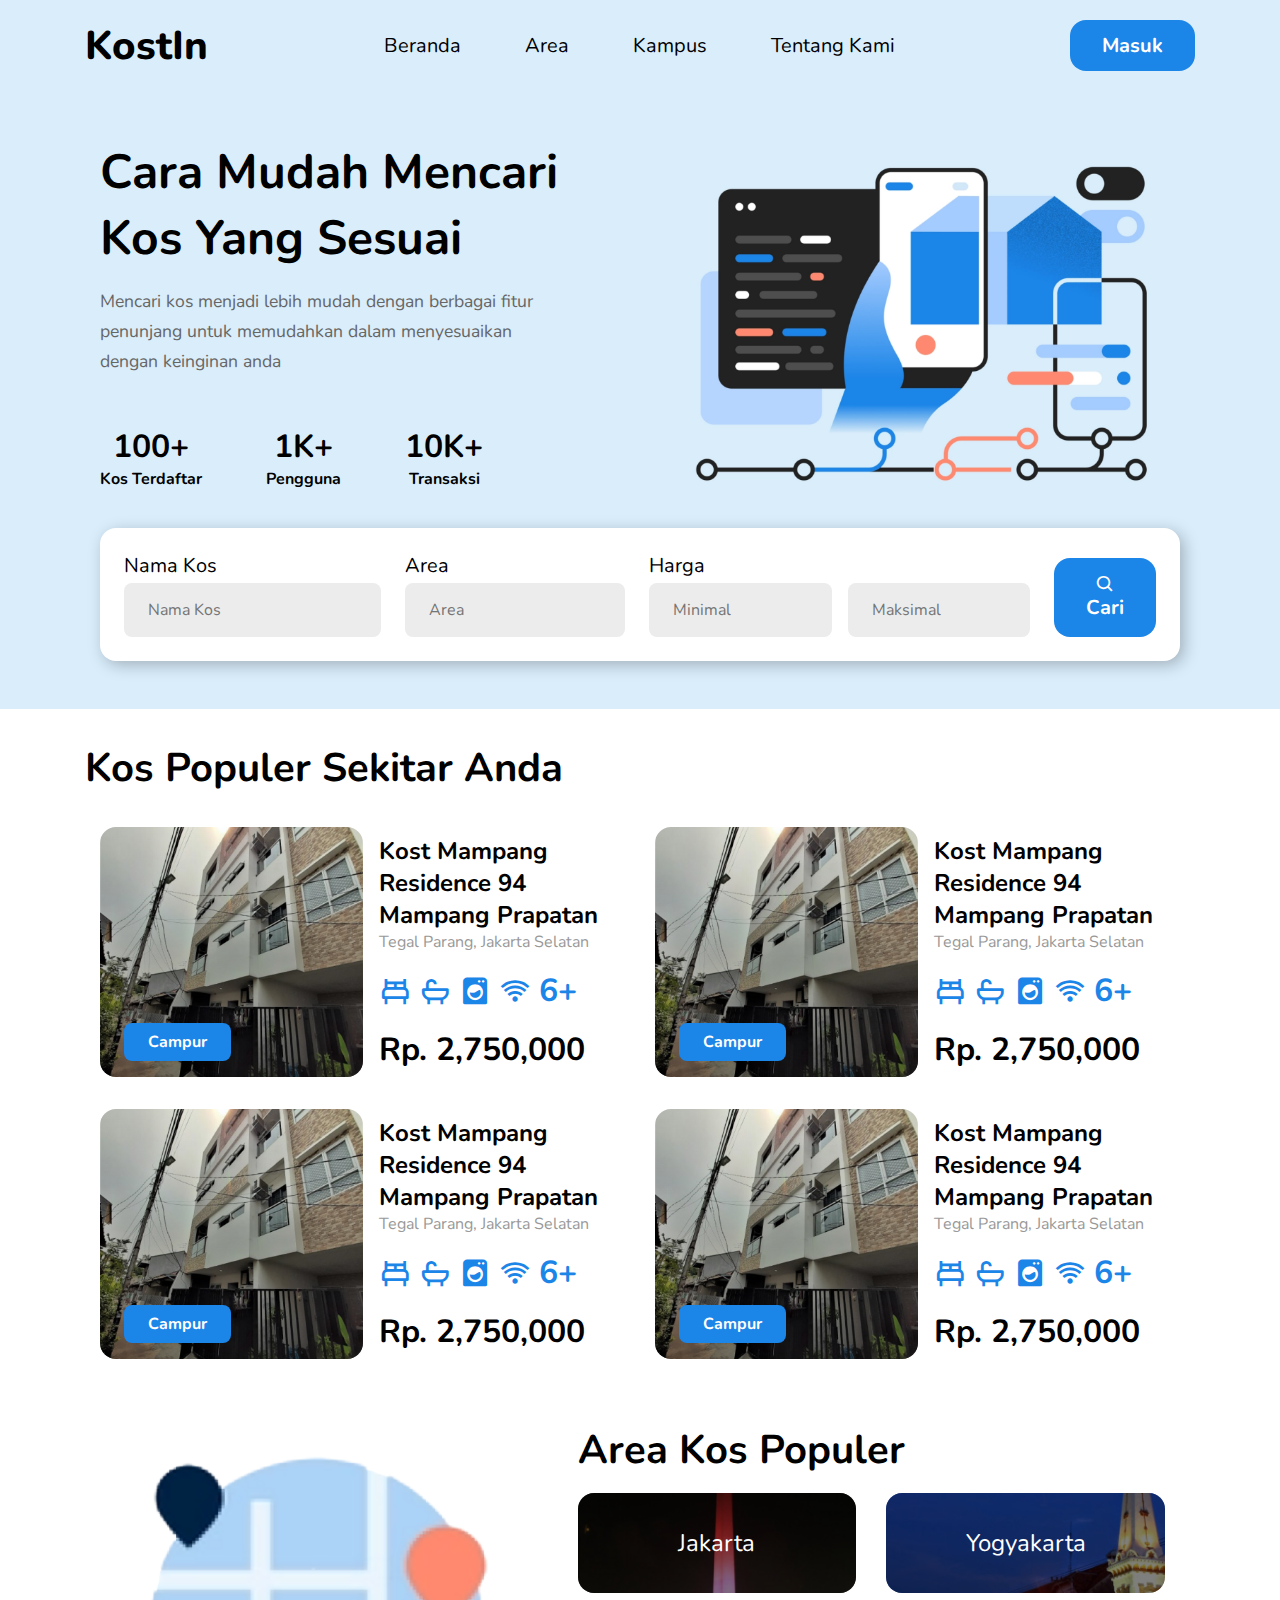
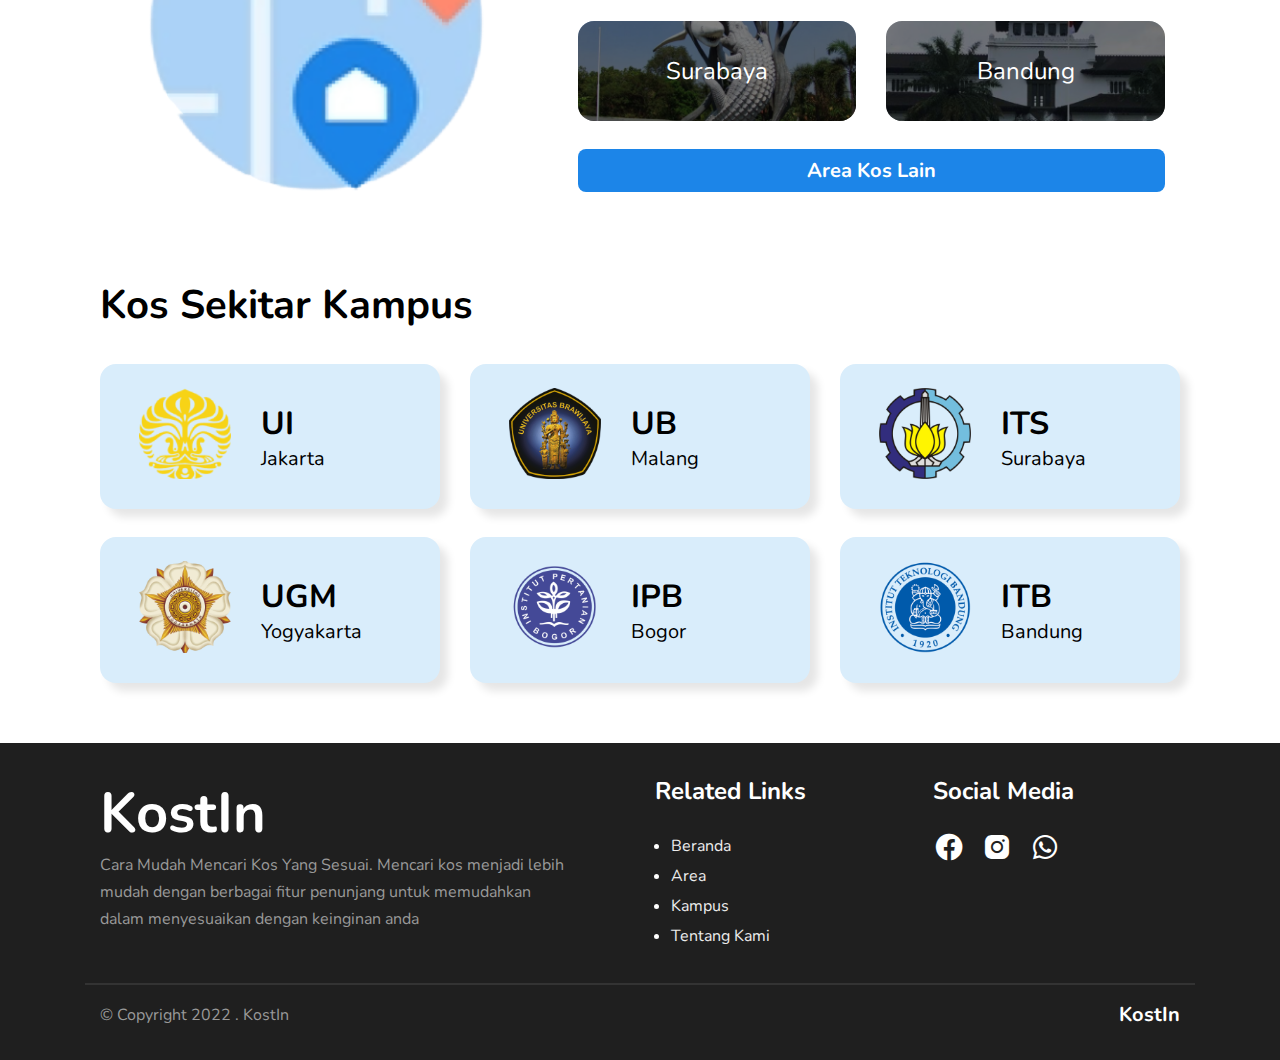
<file: index.html>
<!DOCTYPE html>
<html lang="en">
<head>
    <meta charset="UTF-8">
    <meta http-equiv="X-UA-Compatible" content="IE=edge">
    <meta name="viewport" content="width=device-width, initial-scale=1.0">
    <title>KostIn - Penyedia Kos Mahasiswa</title>
    <!-- Css Link -->
    <link rel="stylesheet" href="assets/css/grid.css">
    <link rel="stylesheet" href="assets/css/style.css">
    <link rel="stylesheet" href="assets/css/homepage.css">
    <!-- Extention Link -->
    <!-- Boxicons -->
    <link href='https://unpkg.com/boxicons@2.1.2/css/boxicons.min.css' rel='stylesheet'> 
</head>
<body>
    <div class="wrapper">
        <div class="blue-background">
            <header>
                <div class="container">
                    <nav>
                        <div class="logo">
                            <span>KostIn</span>
                        </div>
                        <ul>
                            <li><a href="#">Beranda</a></li>
                            <li><a href="#">Area</a></li>
                            <li><a href="#">Kampus</a></li>
                            <li><a href="#">Tentang Kami</a></li>
                        </ul>
                        <div class="btn-header">
                            <a href="#">Masuk</a>
                        </div>
                    </nav>
                </div>
             </header>
             <section class="bg-banner">
                <div class="container">
                    <div class="row">
                        <div class="col-xl-6 col-lg-6 col-sm-12">
                            <div class="banner-text">
                                <h1>Cara Mudah Mencari Kos Yang Sesuai</h1>
                                <p>
                                    Mencari kos menjadi lebih mudah dengan berbagai fitur penunjang untuk memudahkan dalam menyesuaikan dengan keinginan anda
                                </p>
                                <div class="banner-number">
                                    <div><span>100+</span>Kos Terdaftar</div>
                                    <div><span>1K+</span>Pengguna</div>
                                    <div><span>10K+</span>Transaksi</div>
                                </div>
                            </div>
                        </div>
                        <div class="col-xl-6 col-lg-6 col-sm-12">
                            <div class="banner-img">
                                <img src="assets/images/banner.png" alt="Banner Image" class="w-100">
                            </div>
                        </div>
                        <div class="col-xl-12 col-lg-12">
                            <div class="banner-search">
                                <form action="">
                                    <div>
                                        <label for="">Nama Kos</label>
                                        <input type="text" placeholder="Nama Kos">
                                    </div>
                                    <div>
                                        <label for="">Area</label>
                                        <input type="text" placeholder="Area">
                                    </div>
                                    <div>
                                        <label for="">Harga</label>
                                        <div class="harga">
                                            <input type="text" placeholder="Minimal">
                                            <input type="text" placeholder="Maksimal">
                                        </div>
                                    </div>
                                    <div>
                                        <button class="btn-cari"><i class='bx bx-search'></i>Cari</button>
                                    </div>
                                </form>
                            </div>
                        </div>
                    </div>
                </div>
             </section>
        </div>
        <section class="bg-kos-populer">
            <div class="container">
                <h2>Kos Populer Sekitar Anda</h2>
                <div class="row">
                    <div class="col-xl-6 col-lg-6 col-md-12">
                        <div class="kos-card">
                            <div class="row">
                                <div class="col-xl-6 col-lg-6 no-padding">
                                    <div class="kos-img">
                                        <img src="assets/images/kos.png" alt="Kos">
                                        <div class="blackdrop">
                                            <div class="kos-type">Campur</div>
                                        </div>
                                    </div>
                                </div>
                                <div class="col-xl-6 col-lg-6 no-padding">
                                    <div class="kos-detail">
                                        <h3>Kost Mampang Residence 94 Mampang Prapatan</h3>
                                        <span>Tegal Parang, Jakarta Selatan</span>
                                        <div class="kos-icon">
                                            <i class='bx bx-bed' ></i><i class='bx bx-bath' ></i><i class='bx bxs-washer' ></i><i class='bx bx-wifi' ></i><span>6+</span>
                                        </div>
                                        <span class="kos-price">Rp. 2,750,000</span>
                                    </div>
                                </div>
                            </div>
                        </div>
                    </div>
                    <div class="col-xl-6 col-lg-6 col-md-12">
                        <div class="kos-card">
                            <div class="row">
                                <div class="col-xl-6 col-lg-6 no-padding">
                                    <div class="kos-img">
                                        <img src="assets/images/kos.png" alt="Kos">
                                        <div class="blackdrop">
                                            <div class="kos-type">Campur</div>
                                        </div>
                                    </div>
                                </div>
                                <div class="col-xl-6 col-lg-6 no-padding">
                                    <div class="kos-detail">
                                        <h3>Kost Mampang Residence 94 Mampang Prapatan</h3>
                                        <span>Tegal Parang, Jakarta Selatan</span>
                                        <div class="kos-icon">
                                            <i class='bx bx-bed' ></i><i class='bx bx-bath' ></i><i class='bx bxs-washer' ></i><i class='bx bx-wifi' ></i><span>6+</span>
                                        </div>
                                        <span class="kos-price">Rp. 2,750,000</span>
                                    </div>
                                </div>
                            </div>
                        </div>
                    </div>
                    <div class="col-xl-6 col-lg-6 col-md-12">
                        <div class="kos-card">
                            <div class="row">
                                <div class="col-xl-6 col-lg-6 no-padding">
                                    <div class="kos-img">
                                        <img src="assets/images/kos.png" alt="Kos">
                                        <div class="blackdrop">
                                            <div class="kos-type">Campur</div>
                                        </div>
                                    </div>
                                </div>
                                <div class="col-xl-6 col-lg-6 no-padding">
                                    <div class="kos-detail">
                                        <h3>Kost Mampang Residence 94 Mampang Prapatan</h3>
                                        <span>Tegal Parang, Jakarta Selatan</span>
                                        <div class="kos-icon">
                                            <i class='bx bx-bed' ></i><i class='bx bx-bath' ></i><i class='bx bxs-washer' ></i><i class='bx bx-wifi' ></i><span>6+</span>
                                        </div>
                                        <span class="kos-price">Rp. 2,750,000</span>
                                    </div>
                                </div>
                            </div>
                        </div>
                    </div>
                    <div class="col-xl-6 col-lg-6 col-md-12">
                        <div class="kos-card">
                            <div class="row">
                                <div class="col-xl-6 col-lg-6 no-padding">
                                    <div class="kos-img">
                                        <img src="assets/images/kos.png" alt="Kos">
                                        <div class="blackdrop">
                                            <div class="kos-type">Campur</div>
                                        </div>
                                    </div>
                                </div>
                                <div class="col-xl-6 col-lg-6 no-padding">
                                    <div class="kos-detail">
                                        <h3>Kost Mampang Residence 94 Mampang Prapatan</h3>
                                        <span>Tegal Parang, Jakarta Selatan</span>
                                        <div class="kos-icon">
                                            <i class='bx bx-bed' ></i><i class='bx bx-bath' ></i><i class='bx bxs-washer' ></i><i class='bx bx-wifi' ></i><span>6+</span>
                                        </div>
                                        <span class="kos-price">Rp. 2,750,000</span>
                                    </div>
                                </div>
                            </div>
                        </div>
                    </div>
                </div>
            </div>
        </section>
        <sction class="bg-area-populer">
            <div class="container">
                <div class="row">
                    <div class="col-xl-5 col-lg-5 col-md-12">
                        <div class="area-populer-img">
                            <img src="assets/images/map.png" alt="Area Populer" class="w-100">
                        </div>
                    </div>
                    <div class="col-xl-7 col-lg-7 col-md-12">
                        <div class="row">
                            <div class="col-xl-12 col-lg-12">
                                <h2>Area Kos Populer</h2>
                            </div>
                            <div class="col-xl-6 col-lg-6 col-md-12">
                                <div class="area-populer-card">
                                    <img src="assets/images/Jakarta.png" alt="Jakarta" class="w-100">
                                    <span>Jakarta</span>
                                </div>
                            </div>
                            <div class="col-xl-6 col-lg-6 col-md-12">
                                <div class="area-populer-card">
                                    <img src="assets/images/Yogyakarta.png" alt="Yogyakarta" class="w-100">
                                    <span>Yogyakarta</span>
                                </div>
                            </div>
                            <div class="col-xl-6 col-lg-6 col-md-12">
                                <div class="area-populer-card">
                                    <img src="assets/images/Surabaya.png" alt="Surabaya" class="w-100">
                                    <span>Surabaya</span>
                                </div>
                            </div>
                            <div class="col-xl-6 col-lg-6 col-md-12">
                                <div class="area-populer-card">
                                    <img src="assets/images/Bandung.png" alt="Bandung" class="w-100">
                                    <span>Bandung</span>
                                </div>
                            </div>
                            <div class="col-xl-12 col-lg-12">
                                <a href="#" class="btn-area-populer">Area Kos Lain</a>
                            </div>
                        </div>
                    </div>
                </div>
            </div>
        </sction>
        <section class="bg-kos-kampus">
            <div class="container">
                <div class="row">
                    <div class="col-xl-12 col-lg-12">
                        <h2>Kos Sekitar Kampus</h2>
                    </div>
                    <div class="col-xl-4 col-lg-6 col-md-12">
                        <div class="kos-kampus-card">
                            <div class="row">
                                <div class="col-xl-5 col-lg-5">
                                    <img src="assets/images/UI.png" alt="UI" class="w-100">
                                </div>
                                <div class="col-xl-7 col-lg-7">
                                    <div class="kos-kampus-text">
                                        <h3>UI</h3>
                                        <p>Jakarta</p>
                                    </div>
                                </div>
                            </div>
                        </div>
                    </div>
                    <div class="col-xl-4 col-lg-6 col-md-12">
                        <div class="kos-kampus-card">
                            <div class="row">
                                <div class="col-xl-5 col-lg-5">
                                    <img src="assets/images/UB.png" alt="UB" class="w-100">
                                </div>
                                <div class="col-xl-7 col-lg-7">
                                    <div class="kos-kampus-text">
                                        <h3>UB</h3>
                                        <p>Malang</p>
                                    </div>
                                </div>
                            </div>
                        </div>
                    </div>
                    <div class="col-xl-4 col-lg-6 col-md-12">
                        <div class="kos-kampus-card">
                            <div class="row">
                                <div class="col-xl-5 col-lg-5">
                                    <img src="assets/images/ITS.png" alt="ITS" class="w-100">
                                </div>
                                <div class="col-xl-7 col-lg-7">
                                    <div class="kos-kampus-text">
                                        <h3>ITS</h3>
                                        <p>Surabaya</p>
                                    </div>
                                </div>
                            </div>
                        </div>
                    </div>
                    <div class="col-xl-4 col-lg-6 col-md-12">
                        <div class="kos-kampus-card">
                            <div class="row">
                                <div class="col-xl-5 col-lg-5">
                                    <img src="assets/images/UGM.png" alt="UGM" class="w-100">
                                </div>
                                <div class="col-xl-7 col-lg-7">
                                    <div class="kos-kampus-text">
                                        <h3>UGM</h3>
                                        <p>Yogyakarta</p>
                                    </div>
                                </div>
                            </div>
                        </div>
                    </div>
                    <div class="col-xl-4 col-lg-6 col-md-12">
                        <div class="kos-kampus-card">
                            <div class="row">
                                <div class="col-xl-5 col-lg-5">
                                    <img src="assets/images/IPB.png" alt="IPB" class="w-100">
                                </div>
                                <div class="col-xl-7 col-lg-7">
                                    <div class="kos-kampus-text">
                                        <h3>IPB</h3>
                                        <p>Bogor</p>
                                    </div>
                                </div>
                            </div>
                        </div>
                    </div>
                    <div class="col-xl-4 col-lg-6 col-md-12">
                        <div class="kos-kampus-card">
                            <div class="row">
                                <div class="col-xl-5 col-lg-5">
                                    <img src="assets/images/ITB.png" alt="ITB" class="w-100">
                                </div>
                                <div class="col-xl-7 col-lg-7">
                                    <div class="kos-kampus-text">
                                        <h3>ITB</h3>
                                        <p>Bandung</p>
                                    </div>
                                </div>
                            </div>
                        </div>
                    </div>
                </div>
            </div>
        </section>
        <footer>
            <div class="container">
                <div class="row">
                    <div class="col-xl-6 col-lg-12">
                        <div class="footer-info">
                            <h2>KostIn</h2>
                            <p>
                                Cara Mudah Mencari Kos Yang Sesuai. Mencari kos menjadi lebih mudah dengan berbagai fitur penunjang untuk memudahkan dalam menyesuaikan dengan keinginan anda
                            </p>
                        </div>
                    </div>
                    <div class="col-xl-3 col-lg-12">
                        <div class="footer-section">
                            <h3>Related Links</h3>
                            <ul>
                                <li><a href="#">Beranda</a></li>
                                <li><a href="#">Area</a></li>
                                <li><a href="#">Kampus</a></li>
                                <li><a href="#">Tentang Kami</a></li>
                            </ul>
                        </div>
                    </div>
                    <div class="col-xl-3 col-lg-12">
                        <div class="footer-section">
                            <h3>Social Media</h3>
                            <div class="footer-sosmed">
                                <i class='bx bxl-facebook-circle'></i><i class='bx bxl-instagram-alt'></i><i class='bx bxl-whatsapp'></i>
                            </div>
                        </div>
                    </div>
                </div>
                <hr>
                <div class="footer-copyright">
                    <span>&copy; Copyright 2022 . KostIn</span>
                    <span class="footer-logo">KostIn</span>
                </div>
            </div>
        </footer>
    </div>
</body>
</html>
</file>
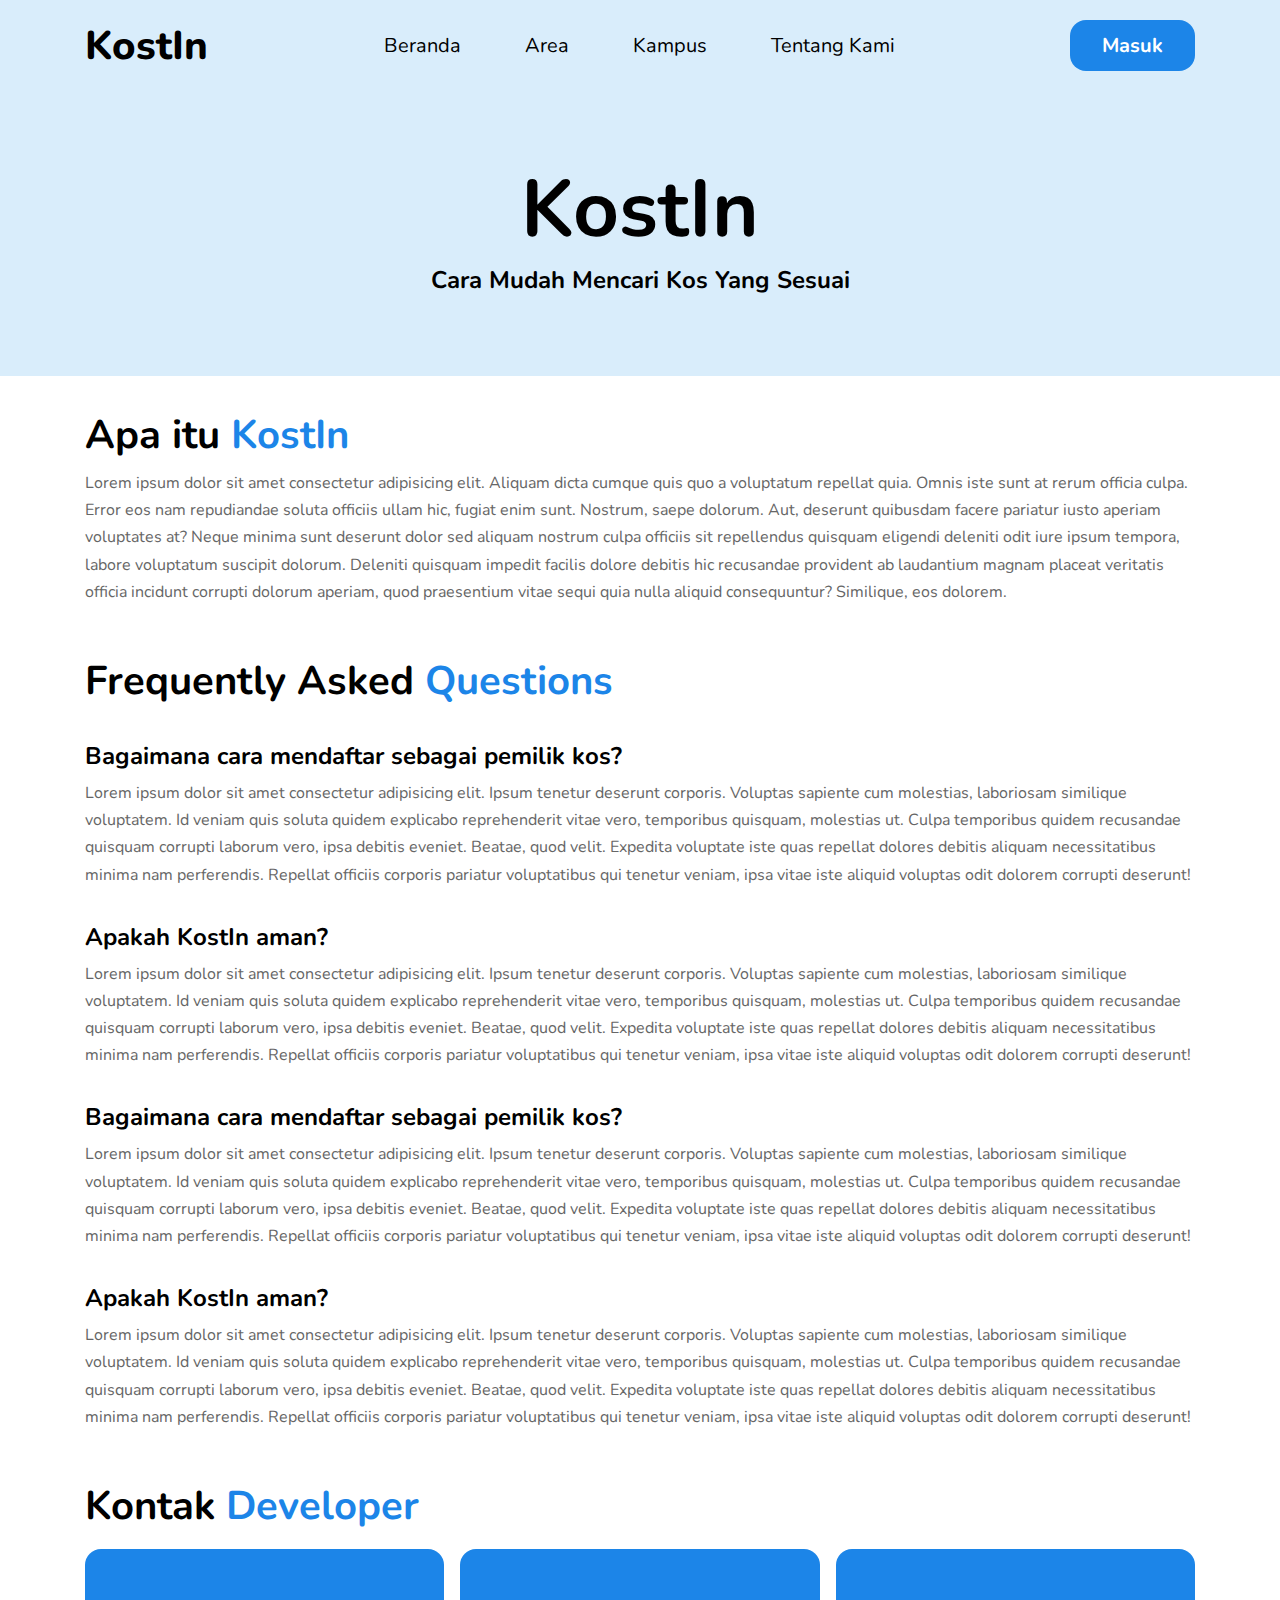
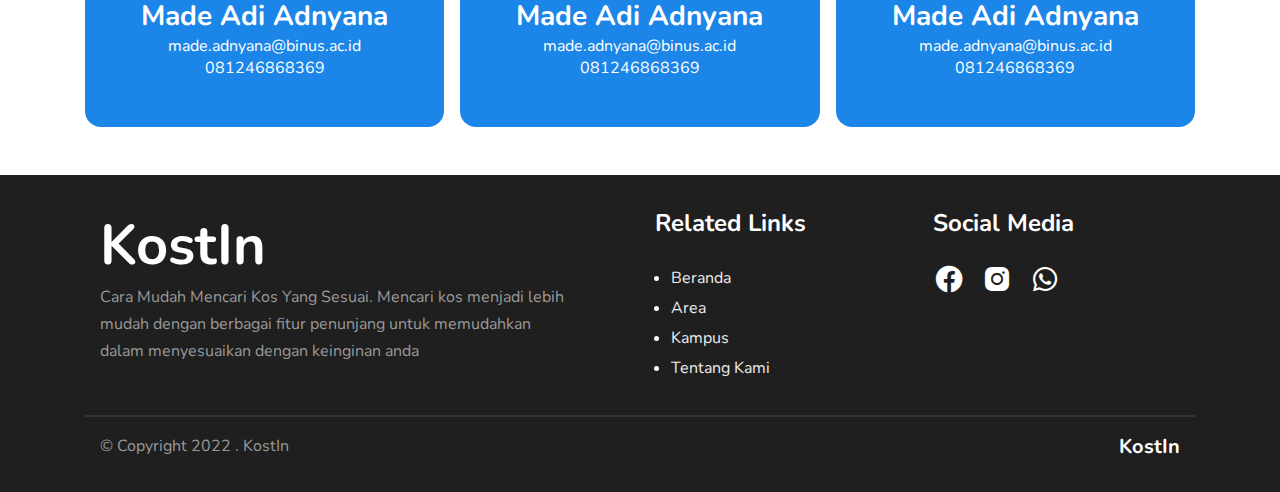
<file: about.html>
<!DOCTYPE html>
<html lang="en">
<head>
    <meta charset="UTF-8">
    <meta http-equiv="X-UA-Compatible" content="IE=edge">
    <meta name="viewport" content="width=device-width, initial-scale=1.0">
    <title>KostIn - Penyedia Kos Mahasiswa</title>
    <!-- Css Link -->
    <link rel="stylesheet" href="assets/css/grid.css">
    <link rel="stylesheet" href="assets/css/style.css">
    <link rel="stylesheet" href="assets/css/about.css">
    <!-- Extention Link -->
    <!-- Boxicons -->
    <link href='https://unpkg.com/boxicons@2.1.2/css/boxicons.min.css' rel='stylesheet'> 
</head>
<body>
    <div class="wrapper">
        <div class="blue-background">
            <header>
                <div class="container">
                    <nav>
                        <div class="logo">
                            <span>KostIn</span>
                        </div>
                        <ul>
                            <li><a href="#">Beranda</a></li>
                            <li><a href="#">Area</a></li>
                            <li><a href="#">Kampus</a></li>
                            <li><a href="#">Tentang Kami</a></li>
                        </ul>
                        <div class="btn-header">
                            <a href="#">Masuk</a>
                        </div>
                    </nav>
                </div>
             </header>
             <section class="bg-banner">
                <div class="container">
                    <div class="row">
                        <div class="col-xl-12 col-lg-12">
                            <center>
                                <h1>KostIn</h1>
                                <strong>Cara Mudah Mencari Kos Yang Sesuai</strong>
                            </center>
                        </div>
                    </div>
                </div>
             </section>
        </div>
        <section class="bg-desc">
            <div class="container">
                <h2>Apa itu <span>KostIn</span></h2>
                <p>
                    Lorem ipsum dolor sit amet consectetur adipisicing elit. Aliquam dicta cumque quis quo a voluptatum repellat quia. Omnis iste sunt at rerum officia culpa. Error eos nam repudiandae soluta officiis ullam hic, fugiat enim sunt. Nostrum, saepe dolorum. Aut, deserunt quibusdam facere pariatur iusto aperiam voluptates at? Neque minima sunt deserunt dolor sed aliquam nostrum culpa officiis sit repellendus quisquam eligendi deleniti odit iure ipsum tempora, labore voluptatum suscipit dolorum. Deleniti quisquam impedit facilis dolore debitis hic recusandae provident ab laudantium magnam placeat veritatis officia incidunt corrupti dolorum aperiam, quod praesentium vitae sequi quia nulla aliquid consequuntur? Similique, eos dolorem.
                </p>
            </div>
        </section>
        <section class="bg-faq">
            <div class="container">
                <h2>Frequently Asked <span>Questions</span></h2>
                <h3>Bagaimana cara mendaftar sebagai pemilik kos?</h3>
                <p>
                    Lorem ipsum dolor sit amet consectetur adipisicing elit. Ipsum tenetur deserunt corporis. Voluptas sapiente cum molestias, laboriosam similique voluptatem. Id veniam quis soluta quidem explicabo reprehenderit vitae vero, temporibus quisquam, molestias ut. Culpa temporibus quidem recusandae quisquam corrupti laborum vero, ipsa debitis eveniet. Beatae, quod velit. Expedita voluptate iste quas repellat dolores debitis aliquam necessitatibus minima nam perferendis. Repellat officiis corporis pariatur voluptatibus qui tenetur veniam, ipsa vitae iste aliquid voluptas odit dolorem corrupti deserunt!
                </p>
                <h3>Apakah KostIn aman?</h3>
                <p>
                    Lorem ipsum dolor sit amet consectetur adipisicing elit. Ipsum tenetur deserunt corporis. Voluptas sapiente cum molestias, laboriosam similique voluptatem. Id veniam quis soluta quidem explicabo reprehenderit vitae vero, temporibus quisquam, molestias ut. Culpa temporibus quidem recusandae quisquam corrupti laborum vero, ipsa debitis eveniet. Beatae, quod velit. Expedita voluptate iste quas repellat dolores debitis aliquam necessitatibus minima nam perferendis. Repellat officiis corporis pariatur voluptatibus qui tenetur veniam, ipsa vitae iste aliquid voluptas odit dolorem corrupti deserunt!
                </p>
                <h3>Bagaimana cara mendaftar sebagai pemilik kos?</h3>
                <p>
                    Lorem ipsum dolor sit amet consectetur adipisicing elit. Ipsum tenetur deserunt corporis. Voluptas sapiente cum molestias, laboriosam similique voluptatem. Id veniam quis soluta quidem explicabo reprehenderit vitae vero, temporibus quisquam, molestias ut. Culpa temporibus quidem recusandae quisquam corrupti laborum vero, ipsa debitis eveniet. Beatae, quod velit. Expedita voluptate iste quas repellat dolores debitis aliquam necessitatibus minima nam perferendis. Repellat officiis corporis pariatur voluptatibus qui tenetur veniam, ipsa vitae iste aliquid voluptas odit dolorem corrupti deserunt!
                </p>
                <h3>Apakah KostIn aman?</h3>
                <p>
                    Lorem ipsum dolor sit amet consectetur adipisicing elit. Ipsum tenetur deserunt corporis. Voluptas sapiente cum molestias, laboriosam similique voluptatem. Id veniam quis soluta quidem explicabo reprehenderit vitae vero, temporibus quisquam, molestias ut. Culpa temporibus quidem recusandae quisquam corrupti laborum vero, ipsa debitis eveniet. Beatae, quod velit. Expedita voluptate iste quas repellat dolores debitis aliquam necessitatibus minima nam perferendis. Repellat officiis corporis pariatur voluptatibus qui tenetur veniam, ipsa vitae iste aliquid voluptas odit dolorem corrupti deserunt!
                </p>
            </div>
        </section>
        <section class="bg-kontak">
            <div class="container">
                <h2>Kontak <span>Developer</span></h2>
                <div class="kontak-container">
                    <div class="kontak-card">
                        <h3>Made Adi Adnyana</h3>
                        <span>made.adnyana@binus.ac.id</span>
                        <span>081246868369</span>
                    </div>
                    <div class="kontak-card">
                        <h3>Made Adi Adnyana</h3>
                        <span>made.adnyana@binus.ac.id</span>
                        <span>081246868369</span>
                    </div>
                    <div class="kontak-card">
                        <h3>Made Adi Adnyana</h3>
                        <span>made.adnyana@binus.ac.id</span>
                        <span>081246868369</span>
                    </div>
                </div>
            </div>
        </section>
        <footer>
            <div class="container">
                <div class="row">
                    <div class="col-xl-6 col-lg-12">
                        <div class="footer-info">
                            <h2>KostIn</h2>
                            <p>
                                Cara Mudah Mencari Kos Yang Sesuai. Mencari kos menjadi lebih mudah dengan berbagai fitur penunjang untuk memudahkan dalam menyesuaikan dengan keinginan anda
                            </p>
                        </div>
                    </div>
                    <div class="col-xl-3 col-lg-12">
                        <div class="footer-section">
                            <h3>Related Links</h3>
                            <ul>
                                <li><a href="#">Beranda</a></li>
                                <li><a href="#">Area</a></li>
                                <li><a href="#">Kampus</a></li>
                                <li><a href="#">Tentang Kami</a></li>
                            </ul>
                        </div>
                    </div>
                    <div class="col-xl-3 col-lg-12">
                        <div class="footer-section">
                            <h3>Social Media</h3>
                            <div class="footer-sosmed">
                                <i class='bx bxl-facebook-circle'></i><i class='bx bxl-instagram-alt'></i><i class='bx bxl-whatsapp'></i>
                            </div>
                        </div>
                    </div>
                </div>
                <hr>
                <div class="footer-copyright">
                    <span>&copy; Copyright 2022 . KostIn</span>
                    <span class="footer-logo">KostIn</span>
                </div>
            </div>
        </footer>
    </div>
</body>
</html>
</file>
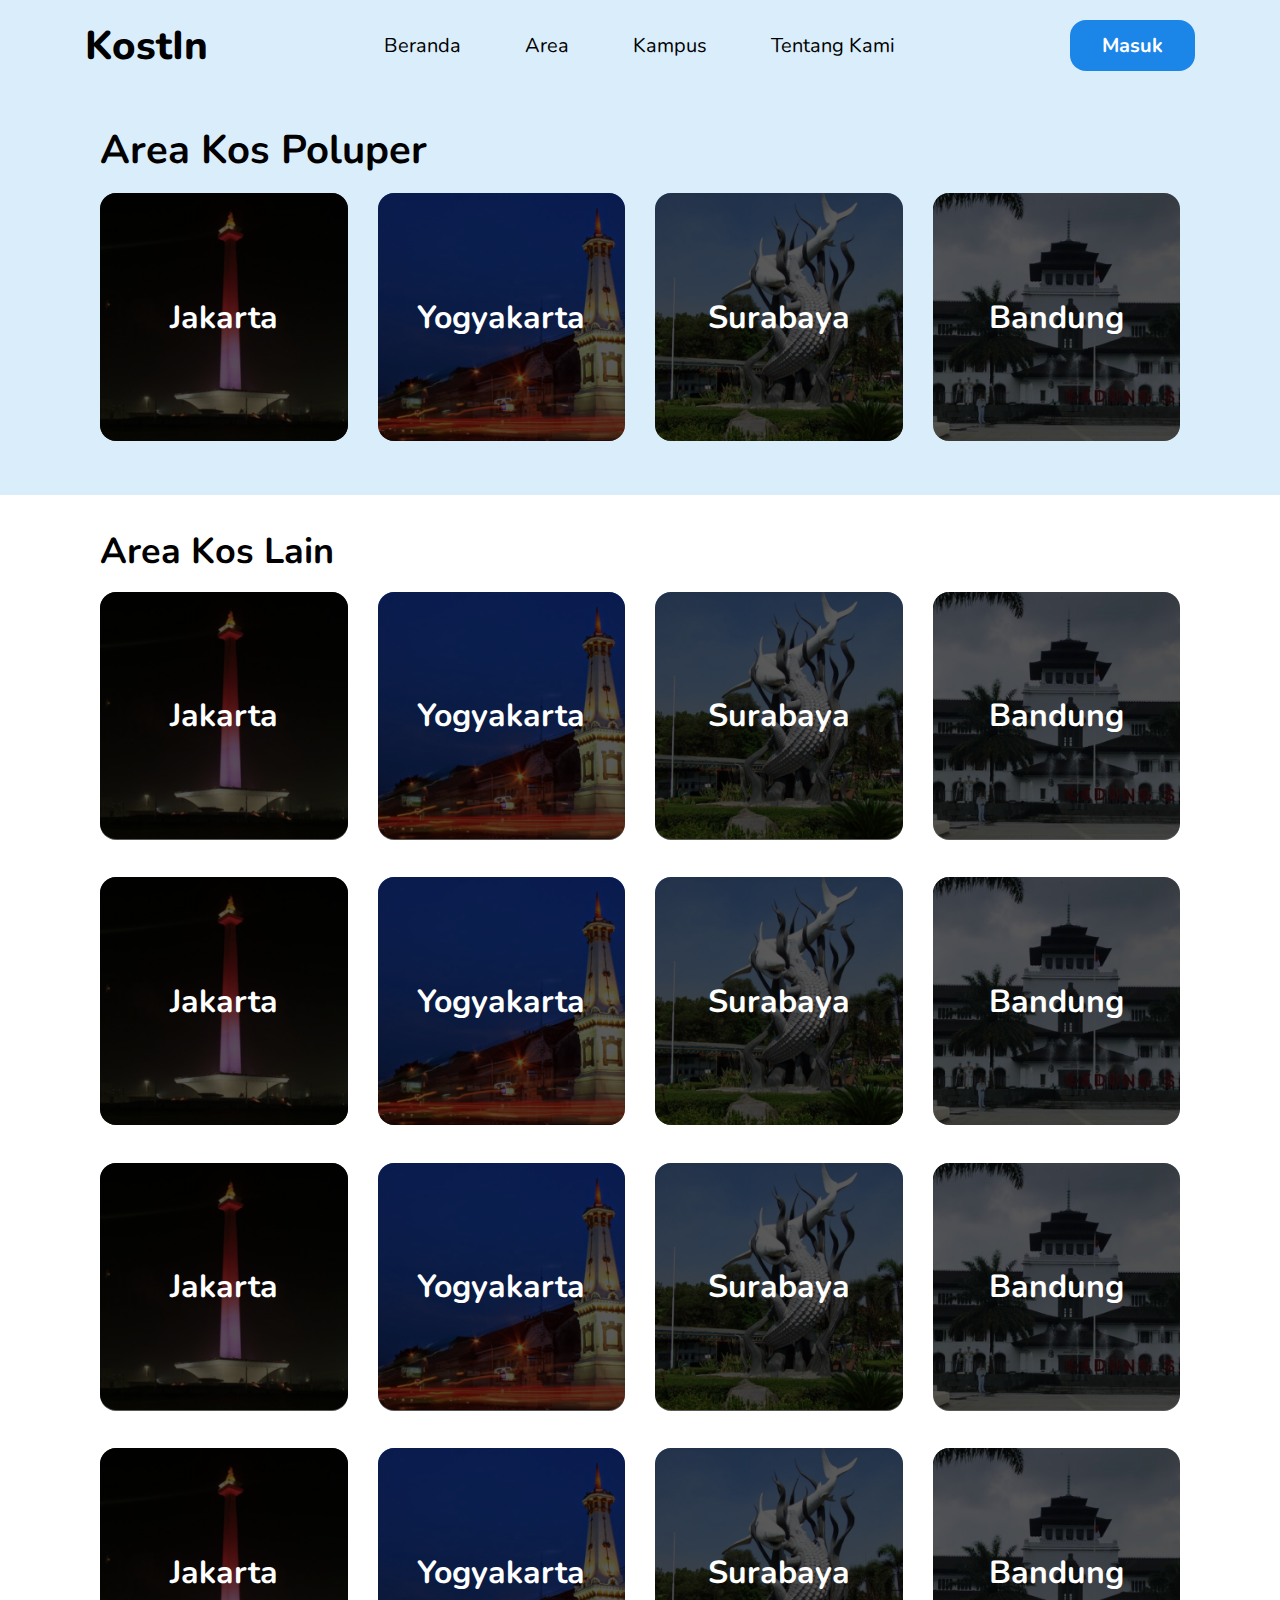
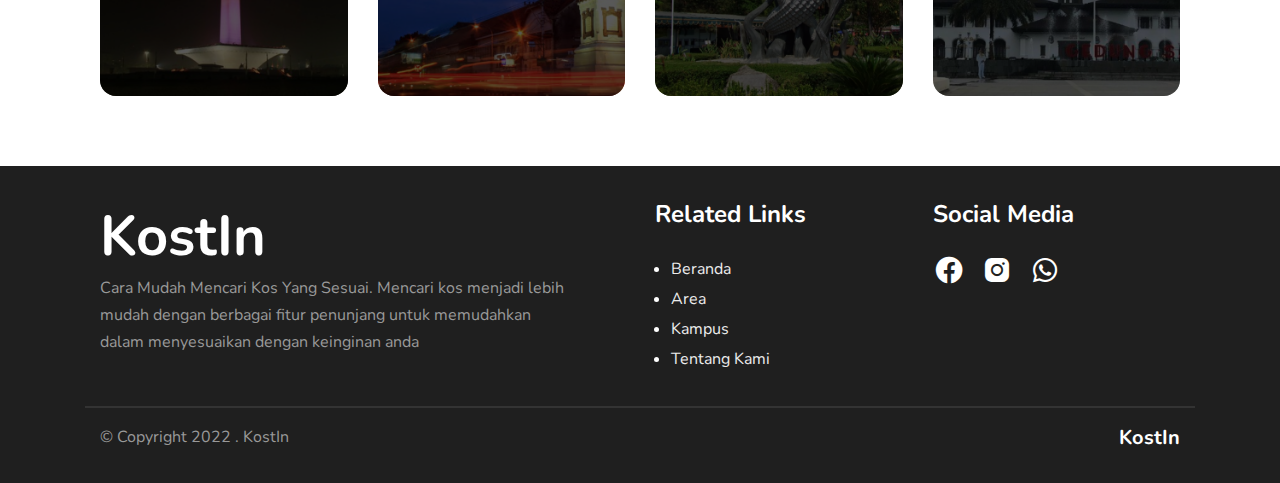
<file: area.html>
<!DOCTYPE html>
<html lang="en">
<head>
    <meta charset="UTF-8">
    <meta http-equiv="X-UA-Compatible" content="IE=edge">
    <meta name="viewport" content="width=device-width, initial-scale=1.0">
    <title>KostIn - Penyedia Kos Mahasiswa</title>
    <!-- Css Link -->
    <link rel="stylesheet" href="assets/css/grid.css">
    <link rel="stylesheet" href="assets/css/style.css">
    <link rel="stylesheet" href="assets/css/area.css">
    <!-- Extention Link -->
    <!-- Boxicons -->
    <link href='https://unpkg.com/boxicons@2.1.2/css/boxicons.min.css' rel='stylesheet'> 
</head>
<body>
    <div class="wrapper">
        <div class="blue-background">
            <header>
                <div class="container">
                    <nav>
                        <div class="logo">
                            <span>KostIn</span>
                        </div>
                        <ul>
                            <li><a href="#">Beranda</a></li>
                            <li><a href="#">Area</a></li>
                            <li><a href="#">Kampus</a></li>
                            <li><a href="#">Tentang Kami</a></li>
                        </ul>
                        <div class="btn-header">
                            <a href="#">Masuk</a>
                        </div>
                    </nav>
                </div>
             </header>
             <section class="bg-banner">
                <div class="container">
                    <div class="row">
                        <div class="col-xl-12 col-lg-12">
                            <h1>Area Kos Poluper</h1>
                        </div>
                        <div class="col-xl-3 col-lg-3 col-md-12">
                            <div class="area-card">
                                <img src="assets/images/Jakarta.png" alt="Jakarta" class="w-100">
                                <div class="area-title">
                                    <span>Jakarta</span>
                                </div>
                            </div>
                        </div>
                        <div class="col-xl-3 col-lg-3 col-md-12">
                            <div class="area-card">
                                <img src="assets/images/Yogyakarta.png" alt="Yogyakarta" class="w-100">
                                <div class="area-title">
                                    <span>Yogyakarta</span>
                                </div>
                            </div>
                        </div>
                        <div class="col-xl-3 col-lg-3 col-md-12">
                            <div class="area-card">
                                <img src="assets/images/Surabaya.png" alt="Surabaya" class="w-100">
                                <div class="area-title">
                                    <span>Surabaya</span>
                                </div>
                            </div>
                        </div>
                        <div class="col-xl-3 col-lg-3 col-md-12">
                            <div class="area-card">
                                <img src="assets/images/Bandung.png" alt="Bandung" class="w-100">
                                <div class="area-title">
                                    <span>Bandung</span>
                                </div>
                            </div>
                        </div>
                    </div>
                </div>
             </section>
        </div>
        <section class="bg-other-area">
            <div class="container">
                <div class="row">
                    <div class="col-xl-12 col-lg-12">
                        <h2>Area Kos Lain</h2>
                    </div>
                    <div class="col-xl-3 col-lg-3 col-md-12">
                        <div class="area-card">
                            <img src="assets/images/Jakarta.png" alt="Jakarta" class="w-100">
                            <div class="area-title">
                                <span>Jakarta</span>
                            </div>
                        </div>
                    </div>
                    <div class="col-xl-3 col-lg-3 col-md-12">
                        <div class="area-card">
                            <img src="assets/images/Yogyakarta.png" alt="Yogyakarta" class="w-100">
                            <div class="area-title">
                                <span>Yogyakarta</span>
                            </div>
                        </div>
                    </div>
                    <div class="col-xl-3 col-lg-3 col-md-12">
                        <div class="area-card">
                            <img src="assets/images/Surabaya.png" alt="Surabaya" class="w-100">
                            <div class="area-title">
                                <span>Surabaya</span>
                            </div>
                        </div>
                    </div>
                    <div class="col-xl-3 col-lg-3 col-md-12">
                        <div class="area-card">
                            <img src="assets/images/Bandung.png" alt="Bandung" class="w-100">
                            <div class="area-title">
                                <span>Bandung</span>
                            </div>
                        </div>
                    </div>
                    <div class="col-xl-3 col-lg-3 col-md-12">
                        <div class="area-card">
                            <img src="assets/images/Jakarta.png" alt="Jakarta" class="w-100">
                            <div class="area-title">
                                <span>Jakarta</span>
                            </div>
                        </div>
                    </div>
                    <div class="col-xl-3 col-lg-3 col-md-12">
                        <div class="area-card">
                            <img src="assets/images/Yogyakarta.png" alt="Yogyakarta" class="w-100">
                            <div class="area-title">
                                <span>Yogyakarta</span>
                            </div>
                        </div>
                    </div>
                    <div class="col-xl-3 col-lg-3 col-md-12">
                        <div class="area-card">
                            <img src="assets/images/Surabaya.png" alt="Surabaya" class="w-100">
                            <div class="area-title">
                                <span>Surabaya</span>
                            </div>
                        </div>
                    </div>
                    <div class="col-xl-3 col-lg-3 col-md-12">
                        <div class="area-card">
                            <img src="assets/images/Bandung.png" alt="Bandung" class="w-100">
                            <div class="area-title">
                                <span>Bandung</span>
                            </div>
                        </div>
                    </div>
                    <div class="col-xl-3 col-lg-3 col-md-12">
                        <div class="area-card">
                            <img src="assets/images/Jakarta.png" alt="Jakarta" class="w-100">
                            <div class="area-title">
                                <span>Jakarta</span>
                            </div>
                        </div>
                    </div>
                    <div class="col-xl-3 col-lg-3 col-md-12">
                        <div class="area-card">
                            <img src="assets/images/Yogyakarta.png" alt="Yogyakarta" class="w-100">
                            <div class="area-title">
                                <span>Yogyakarta</span>
                            </div>
                        </div>
                    </div>
                    <div class="col-xl-3 col-lg-3 col-md-12">
                        <div class="area-card">
                            <img src="assets/images/Surabaya.png" alt="Surabaya" class="w-100">
                            <div class="area-title">
                                <span>Surabaya</span>
                            </div>
                        </div>
                    </div>
                    <div class="col-xl-3 col-lg-3 col-md-12">
                        <div class="area-card">
                            <img src="assets/images/Bandung.png" alt="Bandung" class="w-100">
                            <div class="area-title">
                                <span>Bandung</span>
                            </div>
                        </div>
                    </div>
                    <div class="col-xl-3 col-lg-3 col-md-12">
                        <div class="area-card">
                            <img src="assets/images/Jakarta.png" alt="Jakarta" class="w-100">
                            <div class="area-title">
                                <span>Jakarta</span>
                            </div>
                        </div>
                    </div>
                    <div class="col-xl-3 col-lg-3 col-md-12">
                        <div class="area-card">
                            <img src="assets/images/Yogyakarta.png" alt="Yogyakarta" class="w-100">
                            <div class="area-title">
                                <span>Yogyakarta</span>
                            </div>
                        </div>
                    </div>
                    <div class="col-xl-3 col-lg-3 col-md-12">
                        <div class="area-card">
                            <img src="assets/images/Surabaya.png" alt="Surabaya" class="w-100">
                            <div class="area-title">
                                <span>Surabaya</span>
                            </div>
                        </div>
                    </div>
                    <div class="col-xl-3 col-lg-3 col-md-12">
                        <div class="area-card">
                            <img src="assets/images/Bandung.png" alt="Bandung" class="w-100">
                            <div class="area-title">
                                <span>Bandung</span>
                            </div>
                        </div>
                    </div>
                </div>
            </div>
        </section>
        <footer>
            <div class="container">
                <div class="row">
                    <div class="col-xl-6 col-lg-12">
                        <div class="footer-info">
                            <h2>KostIn</h2>
                            <p>
                                Cara Mudah Mencari Kos Yang Sesuai. Mencari kos menjadi lebih mudah dengan berbagai fitur penunjang untuk memudahkan dalam menyesuaikan dengan keinginan anda
                            </p>
                        </div>
                    </div>
                    <div class="col-xl-3 col-lg-12">
                        <div class="footer-section">
                            <h3>Related Links</h3>
                            <ul>
                                <li><a href="#">Beranda</a></li>
                                <li><a href="#">Area</a></li>
                                <li><a href="#">Kampus</a></li>
                                <li><a href="#">Tentang Kami</a></li>
                            </ul>
                        </div>
                    </div>
                    <div class="col-xl-3 col-lg-12">
                        <div class="footer-section">
                            <h3>Social Media</h3>
                            <div class="footer-sosmed">
                                <i class='bx bxl-facebook-circle'></i><i class='bx bxl-instagram-alt'></i><i class='bx bxl-whatsapp'></i>
                            </div>
                        </div>
                    </div>
                </div>
                <hr>
                <div class="footer-copyright">
                    <span>&copy; Copyright 2022 . KostIn</span>
                    <span class="footer-logo">KostIn</span>
                </div>
            </div>
        </footer>
    </div>
</body>
</html>
</file>
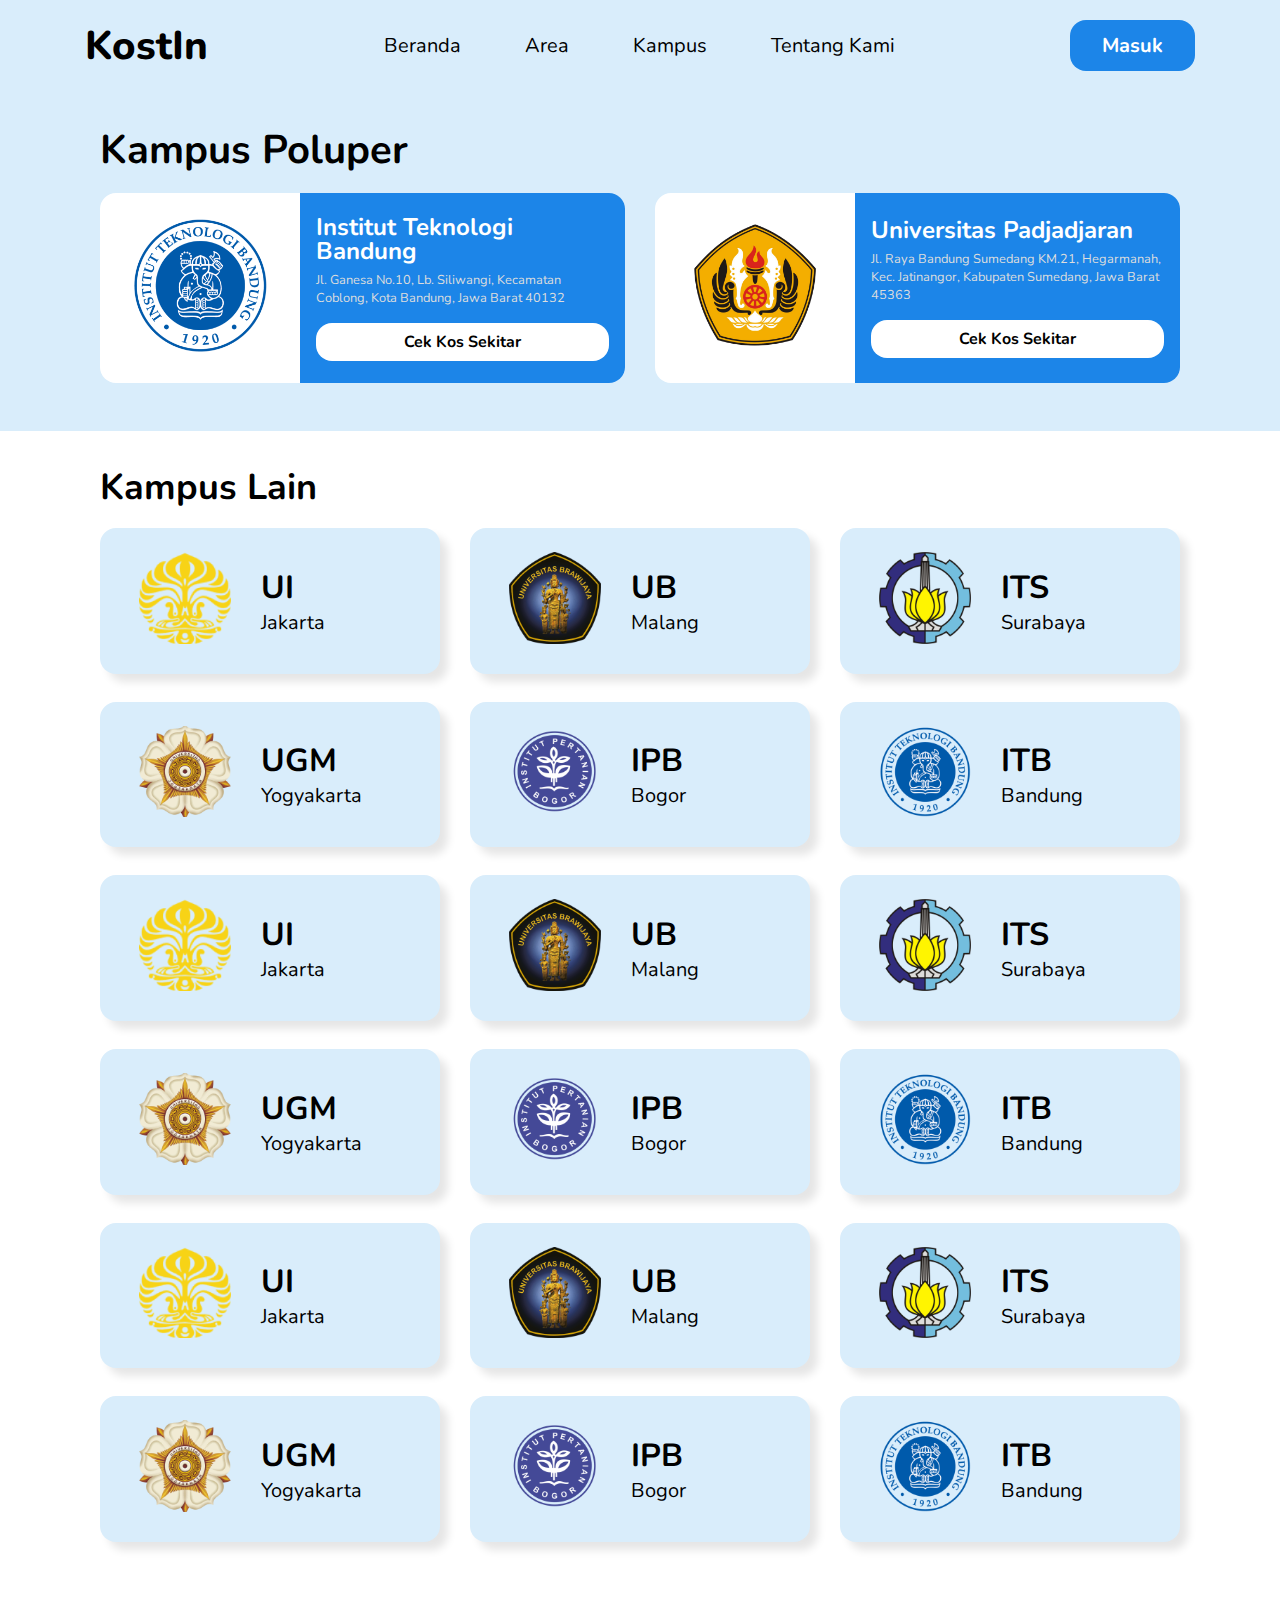
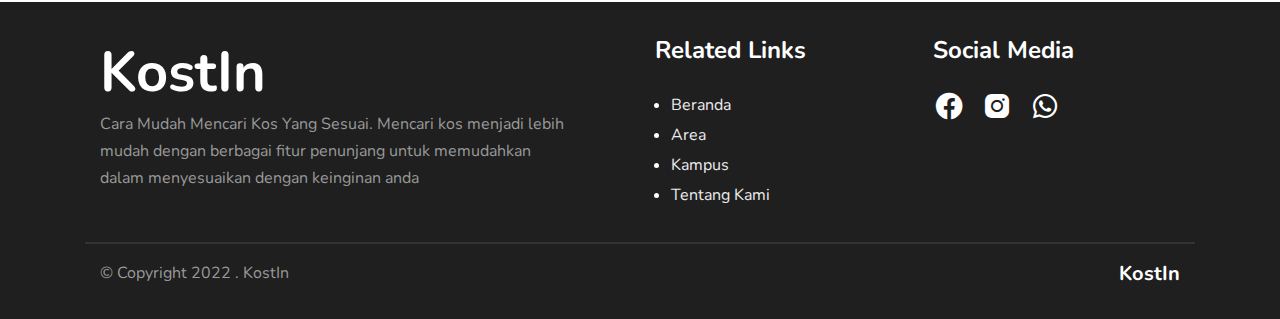
<file: kampus.html>
<!DOCTYPE html>
<html lang="en">
<head>
    <meta charset="UTF-8">
    <meta http-equiv="X-UA-Compatible" content="IE=edge">
    <meta name="viewport" content="width=device-width, initial-scale=1.0">
    <title>KostIn - Penyedia Kos Mahasiswa</title>
    <!-- Css Link -->
    <link rel="stylesheet" href="assets/css/grid.css">
    <link rel="stylesheet" href="assets/css/style.css">
    <link rel="stylesheet" href="assets/css/kampus.css">
    <!-- Extention Link -->
    <!-- Boxicons -->
    <link href='https://unpkg.com/boxicons@2.1.2/css/boxicons.min.css' rel='stylesheet'> 
</head>
<body>
    <div class="wrapper">
        <div class="blue-background">
            <header>
                <div class="container">
                    <nav>
                        <div class="logo">
                            <span>KostIn</span>
                        </div>
                        <ul>
                            <li><a href="#">Beranda</a></li>
                            <li><a href="#">Area</a></li>
                            <li><a href="#">Kampus</a></li>
                            <li><a href="#">Tentang Kami</a></li>
                        </ul>
                        <div class="btn-header">
                            <a href="#">Masuk</a>
                        </div>
                    </nav>
                </div>
             </header>
             <section class="bg-banner">
                <div class="container">
                    <div class="row">
                        <div class="col-xl-12 col-lg-12">
                            <h1>Kampus Poluper</h1>
                        </div>
                        <div class="col-xl-6 col-lg-6 col-md-12">
                            <div class="top-campus-card">
                                <div class="top-campus-img">
                                    <img src="assets/images/ITB.png" alt="Binus">
                                </div>
                                <div class="top-campus-desc">
                                    <h3>Institut Teknologi Bandung</h3>
                                    <p>
                                        Jl. Ganesa No.10, Lb. Siliwangi, Kecamatan Coblong, Kota Bandung, Jawa Barat 40132
                                    </p>
                                    <a href="#">Cek Kos Sekitar</a>
                                </div>
                            </div>
                        </div>
                        <div class="col-xl-6 col-lg-6 col-md-12">
                            <div class="top-campus-card">
                                <div class="top-campus-img">
                                    <img src="assets/images/UNPAD.png" alt="Unpad">
                                </div>
                                <div class="top-campus-desc">
                                    <h3>Universitas Padjadjaran</h3>
                                    <p>
                                        Jl. Raya Bandung Sumedang KM.21, Hegarmanah, Kec. Jatinangor, Kabupaten Sumedang, Jawa Barat 45363
                                    </p>
                                    <a href="#">Cek Kos Sekitar</a>
                                </div>
                            </div>
                        </div>
                    </div>
                </div>
             </section>
        </div>
        <section class="bg-other-kampus">
            <div class="container">
                <div class="row">
                    <div class="col-xl-12 col-lg-12">
                        <h2>Kampus Lain</h2>
                    </div>
                    <div class="col-xl-4 col-lg-6 col-md-12">
                        <div class="kos-kampus-card">
                            <div class="row">
                                <div class="col-xl-5 col-lg-5">
                                    <img src="assets/images/UI.png" alt="UI" class="w-100">
                                </div>
                                <div class="col-xl-7 col-lg-7">
                                    <div class="kos-kampus-text">
                                        <h3>UI</h3>
                                        <p>Jakarta</p>
                                    </div>
                                </div>
                            </div>
                        </div>
                    </div>
                    <div class="col-xl-4 col-lg-6 col-md-12">
                        <div class="kos-kampus-card">
                            <div class="row">
                                <div class="col-xl-5 col-lg-5">
                                    <img src="assets/images/UB.png" alt="UB" class="w-100">
                                </div>
                                <div class="col-xl-7 col-lg-7">
                                    <div class="kos-kampus-text">
                                        <h3>UB</h3>
                                        <p>Malang</p>
                                    </div>
                                </div>
                            </div>
                        </div>
                    </div>
                    <div class="col-xl-4 col-lg-6 col-md-12">
                        <div class="kos-kampus-card">
                            <div class="row">
                                <div class="col-xl-5 col-lg-5">
                                    <img src="assets/images/ITS.png" alt="ITS" class="w-100">
                                </div>
                                <div class="col-xl-7 col-lg-7">
                                    <div class="kos-kampus-text">
                                        <h3>ITS</h3>
                                        <p>Surabaya</p>
                                    </div>
                                </div>
                            </div>
                        </div>
                    </div>
                    <div class="col-xl-4 col-lg-6 col-md-12">
                        <div class="kos-kampus-card">
                            <div class="row">
                                <div class="col-xl-5 col-lg-5">
                                    <img src="assets/images/UGM.png" alt="UGM" class="w-100">
                                </div>
                                <div class="col-xl-7 col-lg-7">
                                    <div class="kos-kampus-text">
                                        <h3>UGM</h3>
                                        <p>Yogyakarta</p>
                                    </div>
                                </div>
                            </div>
                        </div>
                    </div>
                    <div class="col-xl-4 col-lg-6 col-md-12">
                        <div class="kos-kampus-card">
                            <div class="row">
                                <div class="col-xl-5 col-lg-5">
                                    <img src="assets/images/IPB.png" alt="IPB" class="w-100">
                                </div>
                                <div class="col-xl-7 col-lg-7">
                                    <div class="kos-kampus-text">
                                        <h3>IPB</h3>
                                        <p>Bogor</p>
                                    </div>
                                </div>
                            </div>
                        </div>
                    </div>
                    <div class="col-xl-4 col-lg-6 col-md-12">
                        <div class="kos-kampus-card">
                            <div class="row">
                                <div class="col-xl-5 col-lg-5">
                                    <img src="assets/images/ITB.png" alt="ITB" class="w-100">
                                </div>
                                <div class="col-xl-7 col-lg-7">
                                    <div class="kos-kampus-text">
                                        <h3>ITB</h3>
                                        <p>Bandung</p>
                                    </div>
                                </div>
                            </div>
                        </div>
                    </div>
                    <div class="col-xl-4 col-lg-6 col-md-12">
                        <div class="kos-kampus-card">
                            <div class="row">
                                <div class="col-xl-5 col-lg-5">
                                    <img src="assets/images/UI.png" alt="UI" class="w-100">
                                </div>
                                <div class="col-xl-7 col-lg-7">
                                    <div class="kos-kampus-text">
                                        <h3>UI</h3>
                                        <p>Jakarta</p>
                                    </div>
                                </div>
                            </div>
                        </div>
                    </div>
                    <div class="col-xl-4 col-lg-6 col-md-12">
                        <div class="kos-kampus-card">
                            <div class="row">
                                <div class="col-xl-5 col-lg-5">
                                    <img src="assets/images/UB.png" alt="UB" class="w-100">
                                </div>
                                <div class="col-xl-7 col-lg-7">
                                    <div class="kos-kampus-text">
                                        <h3>UB</h3>
                                        <p>Malang</p>
                                    </div>
                                </div>
                            </div>
                        </div>
                    </div>
                    <div class="col-xl-4 col-lg-6 col-md-12">
                        <div class="kos-kampus-card">
                            <div class="row">
                                <div class="col-xl-5 col-lg-5">
                                    <img src="assets/images/ITS.png" alt="ITS" class="w-100">
                                </div>
                                <div class="col-xl-7 col-lg-7">
                                    <div class="kos-kampus-text">
                                        <h3>ITS</h3>
                                        <p>Surabaya</p>
                                    </div>
                                </div>
                            </div>
                        </div>
                    </div>
                    <div class="col-xl-4 col-lg-6 col-md-12">
                        <div class="kos-kampus-card">
                            <div class="row">
                                <div class="col-xl-5 col-lg-5">
                                    <img src="assets/images/UGM.png" alt="UGM" class="w-100">
                                </div>
                                <div class="col-xl-7 col-lg-7">
                                    <div class="kos-kampus-text">
                                        <h3>UGM</h3>
                                        <p>Yogyakarta</p>
                                    </div>
                                </div>
                            </div>
                        </div>
                    </div>
                    <div class="col-xl-4 col-lg-6 col-md-12">
                        <div class="kos-kampus-card">
                            <div class="row">
                                <div class="col-xl-5 col-lg-5">
                                    <img src="assets/images/IPB.png" alt="IPB" class="w-100">
                                </div>
                                <div class="col-xl-7 col-lg-7">
                                    <div class="kos-kampus-text">
                                        <h3>IPB</h3>
                                        <p>Bogor</p>
                                    </div>
                                </div>
                            </div>
                        </div>
                    </div>
                    <div class="col-xl-4 col-lg-6 col-md-12">
                        <div class="kos-kampus-card">
                            <div class="row">
                                <div class="col-xl-5 col-lg-5">
                                    <img src="assets/images/ITB.png" alt="ITB" class="w-100">
                                </div>
                                <div class="col-xl-7 col-lg-7">
                                    <div class="kos-kampus-text">
                                        <h3>ITB</h3>
                                        <p>Bandung</p>
                                    </div>
                                </div>
                            </div>
                        </div>
                    </div>
                    <div class="col-xl-4 col-lg-6 col-md-12">
                        <div class="kos-kampus-card">
                            <div class="row">
                                <div class="col-xl-5 col-lg-5">
                                    <img src="assets/images/UI.png" alt="UI" class="w-100">
                                </div>
                                <div class="col-xl-7 col-lg-7">
                                    <div class="kos-kampus-text">
                                        <h3>UI</h3>
                                        <p>Jakarta</p>
                                    </div>
                                </div>
                            </div>
                        </div>
                    </div>
                    <div class="col-xl-4 col-lg-6 col-md-12">
                        <div class="kos-kampus-card">
                            <div class="row">
                                <div class="col-xl-5 col-lg-5">
                                    <img src="assets/images/UB.png" alt="UB" class="w-100">
                                </div>
                                <div class="col-xl-7 col-lg-7">
                                    <div class="kos-kampus-text">
                                        <h3>UB</h3>
                                        <p>Malang</p>
                                    </div>
                                </div>
                            </div>
                        </div>
                    </div>
                    <div class="col-xl-4 col-lg-6 col-md-12">
                        <div class="kos-kampus-card">
                            <div class="row">
                                <div class="col-xl-5 col-lg-5">
                                    <img src="assets/images/ITS.png" alt="ITS" class="w-100">
                                </div>
                                <div class="col-xl-7 col-lg-7">
                                    <div class="kos-kampus-text">
                                        <h3>ITS</h3>
                                        <p>Surabaya</p>
                                    </div>
                                </div>
                            </div>
                        </div>
                    </div>
                    <div class="col-xl-4 col-lg-6 col-md-12">
                        <div class="kos-kampus-card">
                            <div class="row">
                                <div class="col-xl-5 col-lg-5">
                                    <img src="assets/images/UGM.png" alt="UGM" class="w-100">
                                </div>
                                <div class="col-xl-7 col-lg-7">
                                    <div class="kos-kampus-text">
                                        <h3>UGM</h3>
                                        <p>Yogyakarta</p>
                                    </div>
                                </div>
                            </div>
                        </div>
                    </div>
                    <div class="col-xl-4 col-lg-6 col-md-12">
                        <div class="kos-kampus-card">
                            <div class="row">
                                <div class="col-xl-5 col-lg-5">
                                    <img src="assets/images/IPB.png" alt="IPB" class="w-100">
                                </div>
                                <div class="col-xl-7 col-lg-7">
                                    <div class="kos-kampus-text">
                                        <h3>IPB</h3>
                                        <p>Bogor</p>
                                    </div>
                                </div>
                            </div>
                        </div>
                    </div>
                    <div class="col-xl-4 col-lg-6 col-md-12">
                        <div class="kos-kampus-card">
                            <div class="row">
                                <div class="col-xl-5 col-lg-5">
                                    <img src="assets/images/ITB.png" alt="ITB" class="w-100">
                                </div>
                                <div class="col-xl-7 col-lg-7">
                                    <div class="kos-kampus-text">
                                        <h3>ITB</h3>
                                        <p>Bandung</p>
                                    </div>
                                </div>
                            </div>
                        </div>
                    </div>
                </div>
            </div>
        </section>
        <footer>
            <div class="container">
                <div class="row">
                    <div class="col-xl-6 col-lg-12">
                        <div class="footer-info">
                            <h2>KostIn</h2>
                            <p>
                                Cara Mudah Mencari Kos Yang Sesuai. Mencari kos menjadi lebih mudah dengan berbagai fitur penunjang untuk memudahkan dalam menyesuaikan dengan keinginan anda
                            </p>
                        </div>
                    </div>
                    <div class="col-xl-3 col-lg-12">
                        <div class="footer-section">
                            <h3>Related Links</h3>
                            <ul>
                                <li><a href="#">Beranda</a></li>
                                <li><a href="#">Area</a></li>
                                <li><a href="#">Kampus</a></li>
                                <li><a href="#">Tentang Kami</a></li>
                            </ul>
                        </div>
                    </div>
                    <div class="col-xl-3 col-lg-12">
                        <div class="footer-section">
                            <h3>Social Media</h3>
                            <div class="footer-sosmed">
                                <i class='bx bxl-facebook-circle'></i><i class='bx bxl-instagram-alt'></i><i class='bx bxl-whatsapp'></i>
                            </div>
                        </div>
                    </div>
                </div>
                <hr>
                <div class="footer-copyright">
                    <span>&copy; Copyright 2022 . KostIn</span>
                    <span class="footer-logo">KostIn</span>
                </div>
            </div>
        </footer>
    </div>
</body>
</html>
</file>
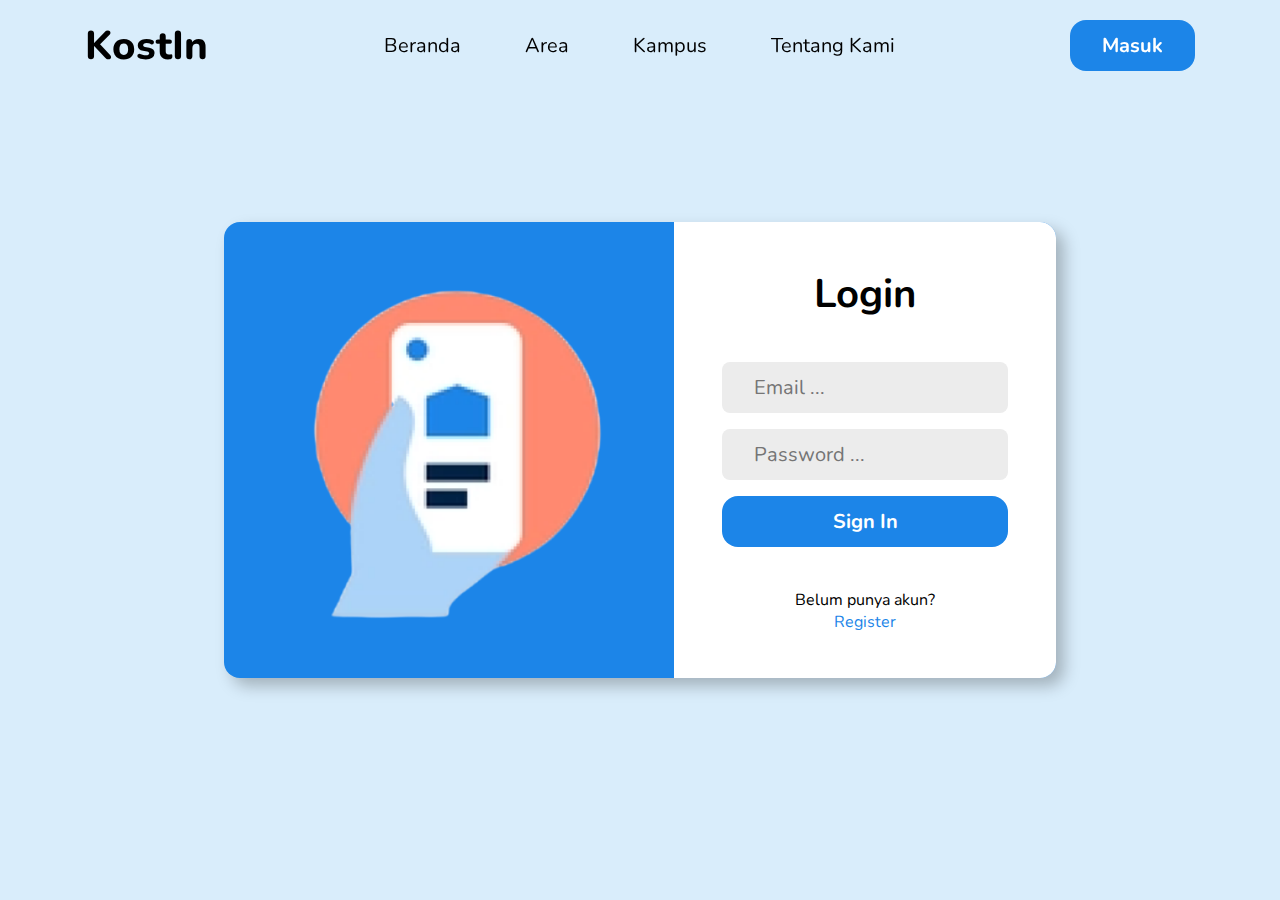
<file: login.html>
<!DOCTYPE html>
<html lang="en">
<head>
    <meta charset="UTF-8">
    <meta http-equiv="X-UA-Compatible" content="IE=edge">
    <meta name="viewport" content="width=device-width, initial-scale=1.0">
    <title>KostIn - Penyedia Kos Mahasiswa</title>
    <!-- Css Link -->
    <link rel="stylesheet" href="assets/css/grid.css">
    <link rel="stylesheet" href="assets/css/style.css">
    <link rel="stylesheet" href="assets/css/login.css">
    <!-- Extention Link -->
    <!-- Boxicons -->
    <link href='https://unpkg.com/boxicons@2.1.2/css/boxicons.min.css' rel='stylesheet'> 
</head>
<body>
    <div class="wrapper">
        <div class="blue-background">
            <header>
                <div class="container">
                    <nav>
                        <div class="logo">
                            <span>KostIn</span>
                        </div>
                        <ul>
                            <li><a href="#">Beranda</a></li>
                            <li><a href="#">Area</a></li>
                            <li><a href="#">Kampus</a></li>
                            <li><a href="#">Tentang Kami</a></li>
                        </ul>
                        <div class="btn-header">
                            <a href="#">Masuk</a>
                        </div>
                    </nav>
                </div>
             </header>
             <section class="bg-banner">
                <div class="login-card">
                    <div class="login-img">
                        <img src="assets/images/login.png" alt="Login">
                    </div>
                    <div class="login-form">
                        <h1>Login</h1>
                        <form action="">
                            <input type="email" name="" id="" placeholder="Email ...">
                            <input type="password" name="" id="" placeholder="Password ...">
                            <button>Sign In</button>
                        </form>
                        <div class="login-addition">
                            <span>Belum punya akun?</span>
                            <a href="#">Register</a>
                        </div>
                    </div>
                </div>
             </section>
        </div>
    </div>
</body>
</html>
</file>
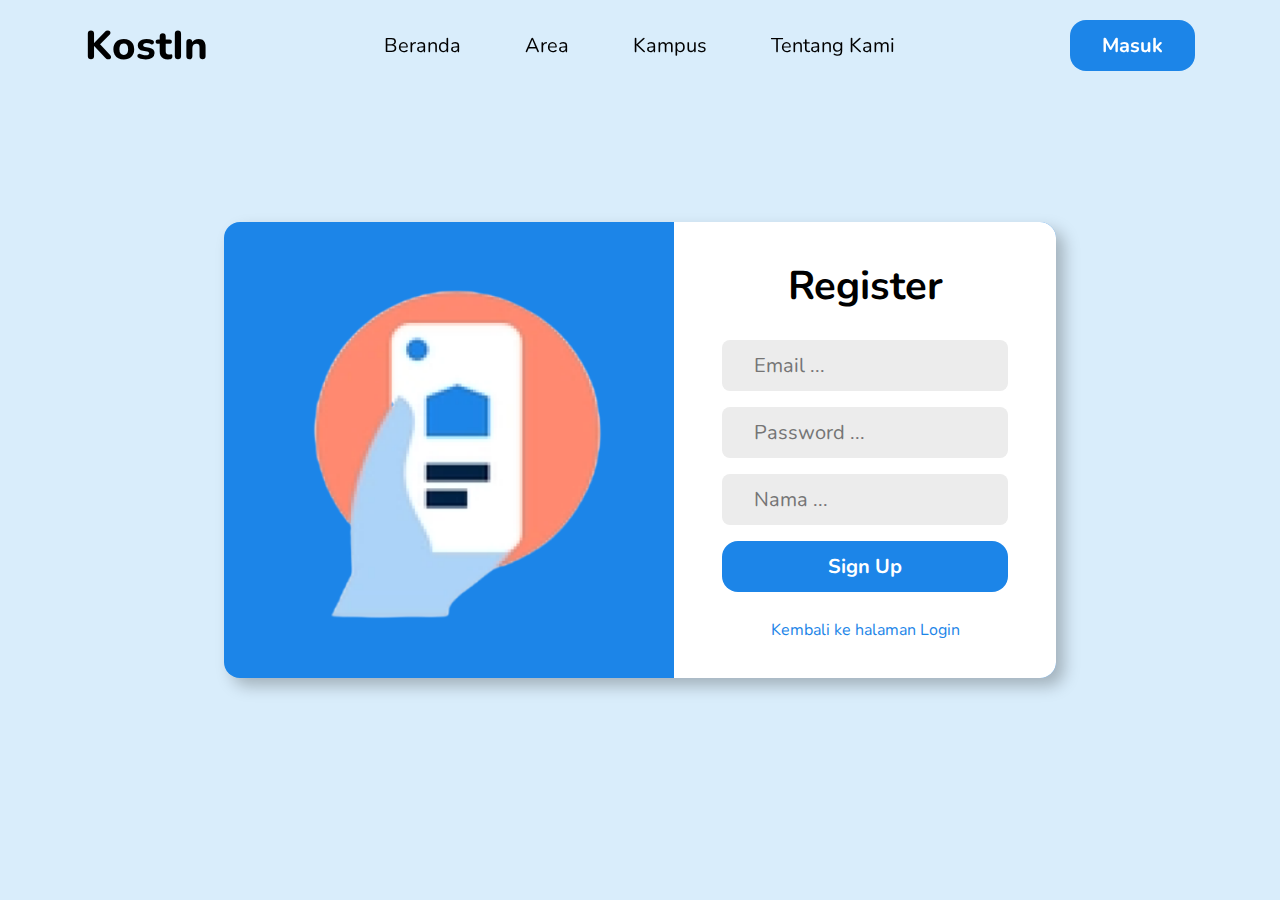
<file: register.html>
<!DOCTYPE html>
<html lang="en">
<head>
    <meta charset="UTF-8">
    <meta http-equiv="X-UA-Compatible" content="IE=edge">
    <meta name="viewport" content="width=device-width, initial-scale=1.0">
    <title>KostIn - Penyedia Kos Mahasiswa</title>
    <!-- Css Link -->
    <link rel="stylesheet" href="assets/css/grid.css">
    <link rel="stylesheet" href="assets/css/style.css">
    <link rel="stylesheet" href="assets/css/login.css">
    <!-- Extention Link -->
    <!-- Boxicons -->
    <link href='https://unpkg.com/boxicons@2.1.2/css/boxicons.min.css' rel='stylesheet'> 
</head>
<body>
    <div class="wrapper">
        <div class="blue-background">
            <header>
                <div class="container">
                    <nav>
                        <div class="logo">
                            <span>KostIn</span>
                        </div>
                        <ul>
                            <li><a href="#">Beranda</a></li>
                            <li><a href="#">Area</a></li>
                            <li><a href="#">Kampus</a></li>
                            <li><a href="#">Tentang Kami</a></li>
                        </ul>
                        <div class="btn-header">
                            <a href="#">Masuk</a>
                        </div>
                    </nav>
                </div>
             </header>
             <section class="bg-banner">
                <div class="login-card">
                    <div class="login-img">
                        <img src="assets/images/login.png" alt="Login">
                    </div>
                    <div class="login-form">
                        <h1>Register</h1>
                        <form action="">
                            <input type="email" name="" id="" placeholder="Email ...">
                            <input type="password" name="" id="" placeholder="Password ...">
                            <input type="text" name="" id="" placeholder="Nama ...">
                            <button>Sign Up</button>
                        </form>
                        <div class="login-addition">
                            <a href="#">Kembali ke halaman Login</a>
                        </div>
                    </div>
                </div>
             </section>
        </div>
    </div>
</body>
</html>
</file>
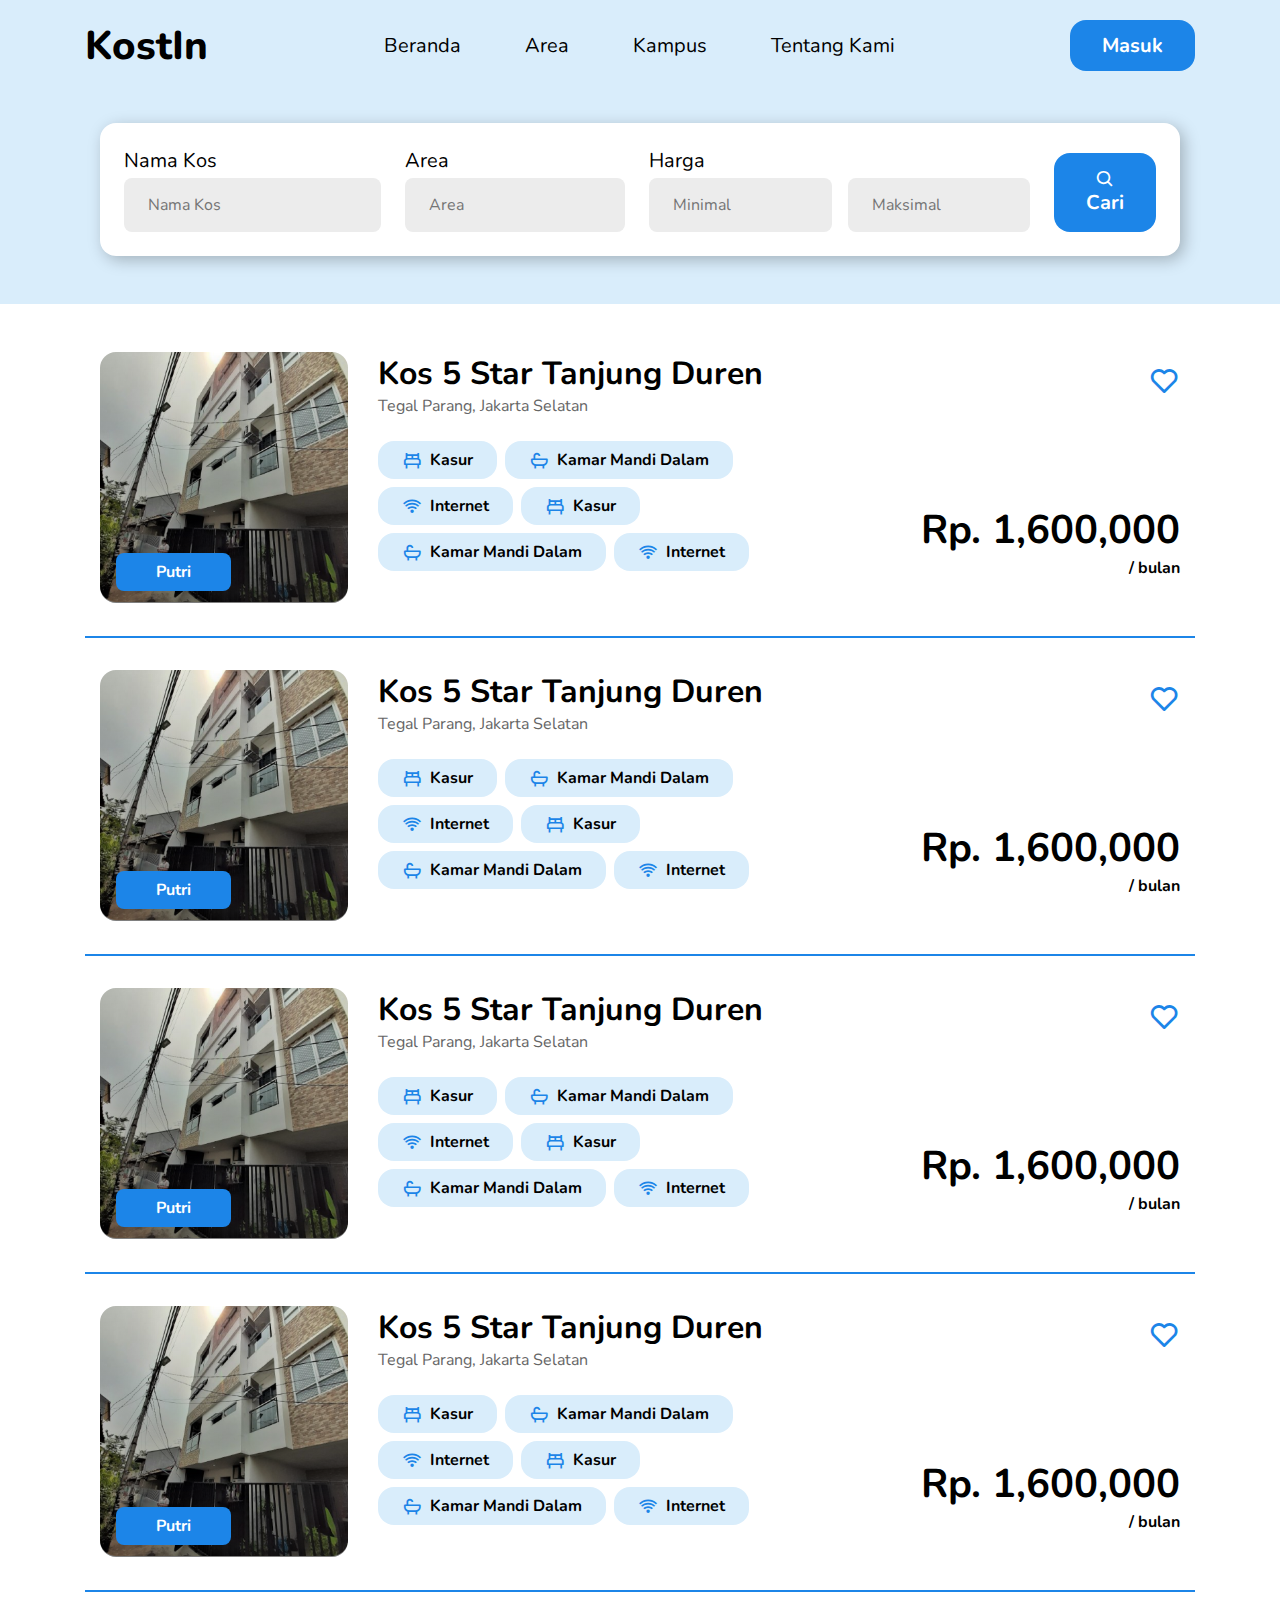
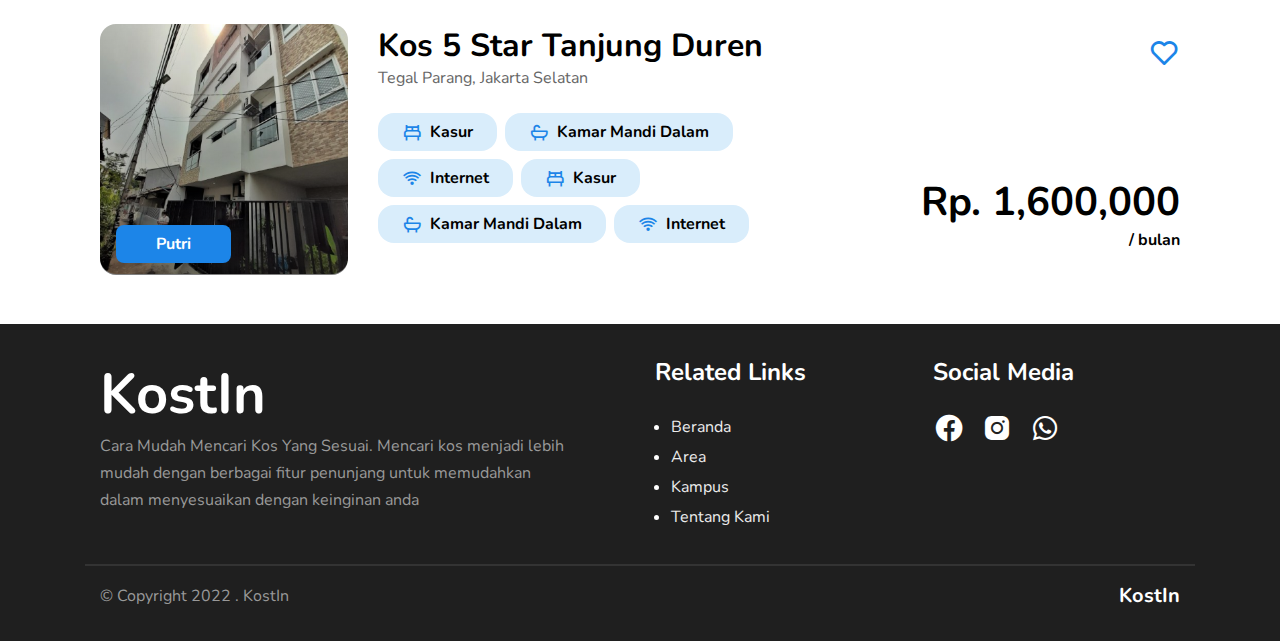
<file: search.html>
<!DOCTYPE html>
<html lang="en">
<head>
    <meta charset="UTF-8">
    <meta http-equiv="X-UA-Compatible" content="IE=edge">
    <meta name="viewport" content="width=device-width, initial-scale=1.0">
    <title>KostIn - Penyedia Kos Mahasiswa</title>
    <!-- Css Link -->
    <link rel="stylesheet" href="assets/css/grid.css">
    <link rel="stylesheet" href="assets/css/style.css">
    <link rel="stylesheet" href="assets/css/search.css">
    <!-- Extention Link -->
    <!-- Boxicons -->
    <link href='https://unpkg.com/boxicons@2.1.2/css/boxicons.min.css' rel='stylesheet'> 
</head>
<body>
    <div class="wrapper">
        <div class="blue-background">
            <header>
                <div class="container">
                    <nav>
                        <div class="logo">
                            <span>KostIn</span>
                        </div>
                        <ul>
                            <li><a href="#">Beranda</a></li>
                            <li><a href="#">Area</a></li>
                            <li><a href="#">Kampus</a></li>
                            <li><a href="#">Tentang Kami</a></li>
                        </ul>
                        <div class="btn-header">
                            <a href="#">Masuk</a>
                        </div>
                    </nav>
                </div>
             </header>
             <section class="bg-banner">
                <div class="container">
                    <div class="row">
                        <div class="col-xl-12 col-lg-12">
                            <div class="banner-search">
                                <form action="">
                                    <div>
                                        <label for="">Nama Kos</label>
                                        <input type="text" placeholder="Nama Kos">
                                    </div>
                                    <div>
                                        <label for="">Area</label>
                                        <input type="text" placeholder="Area">
                                    </div>
                                    <div>
                                        <label for="">Harga</label>
                                        <div class="harga">
                                            <input type="text" placeholder="Minimal">
                                            <input type="text" placeholder="Maksimal">
                                        </div>
                                    </div>
                                    <div>
                                        <button class="btn-cari"><i class='bx bx-search'></i>Cari</button>
                                    </div>
                                </form>
                            </div>
                        </div>
                    </div>
                </div>
             </section>
        </div>
        <section class="bg-kos-search">
            <div class="container">
                <div class="kos-search-card">
                    <div class="row">
                        <div class="col-xl-3 col-lg-3 col-md-12">
                            <div class="kos-search-img">
                                <img src="assets/images/kos.png" alt="Kos" class="w-100">
                                <div class="kos-search-category">
                                    <span>Putri</span>
                                </div>
                            </div>
                        </div>
                        <div class="col-xl-9 col-lg-9 col-md-12">
                            <div class="kos-search-desc">
                                <div class="desc-title">
                                    <div>
                                        <h2>Kos 5 Star Tanjung Duren</h2>
                                        <p>Tegal Parang, Jakarta Selatan</p>
                                    </div>
                                    <div class="icon">
                                        <i class='bx bx-heart'></i>
                                    </div>
                                </div>
                                <div class="row">
                                    <div class="col-xl-6 col-lg-6 no-padding">
                                        <div class="kos-search-icon">
                                            <div><i class='bx bx-bed' ></i><span>Kasur</span></div>
                                            <div><i class='bx bx-bath' ></i><span>Kamar Mandi Dalam</span></div>
                                            <div><i class='bx bx-wifi' ></i><span>Internet</span></div>
                                            <div><i class='bx bx-bed' ></i><span>Kasur</span></div>
                                            <div><i class='bx bx-bath' ></i><span>Kamar Mandi Dalam</span></div>
                                            <div><i class='bx bx-wifi' ></i><span>Internet</span></div>
                                        </div>
                                    </div>
                                    <div class="col-xl-6 col-lg-6 no-padding">
                                        <div class="kos-search-price">
                                            <div class="price">Rp. 1,600,000</div>
                                            <span>/ bulan</span>
                                        </div>
                                    </div>
                                </div>
                            </div>
                        </div>
                    </div>
                </div>
                <hr>
                <div class="kos-search-card">
                    <div class="row">
                        <div class="col-xl-3 col-lg-3 col-md-12">
                            <div class="kos-search-img">
                                <img src="assets/images/kos.png" alt="Kos" class="w-100">
                                <div class="kos-search-category">
                                    <span>Putri</span>
                                </div>
                            </div>
                        </div>
                        <div class="col-xl-9 col-lg-9 col-md-12">
                            <div class="kos-search-desc">
                                <div class="desc-title">
                                    <div>
                                        <h2>Kos 5 Star Tanjung Duren</h2>
                                        <p>Tegal Parang, Jakarta Selatan</p>
                                    </div>
                                    <div class="icon">
                                        <i class='bx bx-heart'></i>
                                    </div>
                                </div>
                                <div class="row">
                                    <div class="col-xl-6 col-lg-6 no-padding">
                                        <div class="kos-search-icon">
                                            <div><i class='bx bx-bed' ></i><span>Kasur</span></div>
                                            <div><i class='bx bx-bath' ></i><span>Kamar Mandi Dalam</span></div>
                                            <div><i class='bx bx-wifi' ></i><span>Internet</span></div>
                                            <div><i class='bx bx-bed' ></i><span>Kasur</span></div>
                                            <div><i class='bx bx-bath' ></i><span>Kamar Mandi Dalam</span></div>
                                            <div><i class='bx bx-wifi' ></i><span>Internet</span></div>
                                        </div>
                                    </div>
                                    <div class="col-xl-6 col-lg-6 no-padding">
                                        <div class="kos-search-price">
                                            <div class="price">Rp. 1,600,000</div>
                                            <span>/ bulan</span>
                                        </div>
                                    </div>
                                </div>
                            </div>
                        </div>
                    </div>
                </div>
                <hr>
                <div class="kos-search-card">
                    <div class="row">
                        <div class="col-xl-3 col-lg-3 col-md-12">
                            <div class="kos-search-img">
                                <img src="assets/images/kos.png" alt="Kos" class="w-100">
                                <div class="kos-search-category">
                                    <span>Putri</span>
                                </div>
                            </div>
                        </div>
                        <div class="col-xl-9 col-lg-9 col-md-12">
                            <div class="kos-search-desc">
                                <div class="desc-title">
                                    <div>
                                        <h2>Kos 5 Star Tanjung Duren</h2>
                                        <p>Tegal Parang, Jakarta Selatan</p>
                                    </div>
                                    <div class="icon">
                                        <i class='bx bx-heart'></i>
                                    </div>
                                </div>
                                <div class="row">
                                    <div class="col-xl-6 col-lg-6 no-padding">
                                        <div class="kos-search-icon">
                                            <div><i class='bx bx-bed' ></i><span>Kasur</span></div>
                                            <div><i class='bx bx-bath' ></i><span>Kamar Mandi Dalam</span></div>
                                            <div><i class='bx bx-wifi' ></i><span>Internet</span></div>
                                            <div><i class='bx bx-bed' ></i><span>Kasur</span></div>
                                            <div><i class='bx bx-bath' ></i><span>Kamar Mandi Dalam</span></div>
                                            <div><i class='bx bx-wifi' ></i><span>Internet</span></div>
                                        </div>
                                    </div>
                                    <div class="col-xl-6 col-lg-6 no-padding">
                                        <div class="kos-search-price">
                                            <div class="price">Rp. 1,600,000</div>
                                            <span>/ bulan</span>
                                        </div>
                                    </div>
                                </div>
                            </div>
                        </div>
                    </div>
                </div>
                <hr>
                <div class="kos-search-card">
                    <div class="row">
                        <div class="col-xl-3 col-lg-3 col-md-12">
                            <div class="kos-search-img">
                                <img src="assets/images/kos.png" alt="Kos" class="w-100">
                                <div class="kos-search-category">
                                    <span>Putri</span>
                                </div>
                            </div>
                        </div>
                        <div class="col-xl-9 col-lg-9 col-md-12">
                            <div class="kos-search-desc">
                                <div class="desc-title">
                                    <div>
                                        <h2>Kos 5 Star Tanjung Duren</h2>
                                        <p>Tegal Parang, Jakarta Selatan</p>
                                    </div>
                                    <div class="icon">
                                        <i class='bx bx-heart'></i>
                                    </div>
                                </div>
                                <div class="row">
                                    <div class="col-xl-6 col-lg-6 no-padding">
                                        <div class="kos-search-icon">
                                            <div><i class='bx bx-bed' ></i><span>Kasur</span></div>
                                            <div><i class='bx bx-bath' ></i><span>Kamar Mandi Dalam</span></div>
                                            <div><i class='bx bx-wifi' ></i><span>Internet</span></div>
                                            <div><i class='bx bx-bed' ></i><span>Kasur</span></div>
                                            <div><i class='bx bx-bath' ></i><span>Kamar Mandi Dalam</span></div>
                                            <div><i class='bx bx-wifi' ></i><span>Internet</span></div>
                                        </div>
                                    </div>
                                    <div class="col-xl-6 col-lg-6 no-padding">
                                        <div class="kos-search-price">
                                            <div class="price">Rp. 1,600,000</div>
                                            <span>/ bulan</span>
                                        </div>
                                    </div>
                                </div>
                            </div>
                        </div>
                    </div>
                </div>
                <hr>
                <div class="kos-search-card">
                    <div class="row">
                        <div class="col-xl-3 col-lg-3 col-md-12">
                            <div class="kos-search-img">
                                <img src="assets/images/kos.png" alt="Kos" class="w-100">
                                <div class="kos-search-category">
                                    <span>Putri</span>
                                </div>
                            </div>
                        </div>
                        <div class="col-xl-9 col-lg-9 col-md-12">
                            <div class="kos-search-desc">
                                <div class="desc-title">
                                    <div>
                                        <h2>Kos 5 Star Tanjung Duren</h2>
                                        <p>Tegal Parang, Jakarta Selatan</p>
                                    </div>
                                    <div class="icon">
                                        <i class='bx bx-heart'></i>
                                    </div>
                                </div>
                                <div class="row">
                                    <div class="col-xl-6 col-lg-6 no-padding">
                                        <div class="kos-search-icon">
                                            <div><i class='bx bx-bed' ></i><span>Kasur</span></div>
                                            <div><i class='bx bx-bath' ></i><span>Kamar Mandi Dalam</span></div>
                                            <div><i class='bx bx-wifi' ></i><span>Internet</span></div>
                                            <div><i class='bx bx-bed' ></i><span>Kasur</span></div>
                                            <div><i class='bx bx-bath' ></i><span>Kamar Mandi Dalam</span></div>
                                            <div><i class='bx bx-wifi' ></i><span>Internet</span></div>
                                        </div>
                                    </div>
                                    <div class="col-xl-6 col-lg-6 no-padding">
                                        <div class="kos-search-price">
                                            <div class="price">Rp. 1,600,000</div>
                                            <span>/ bulan</span>
                                        </div>
                                    </div>
                                </div>
                            </div>
                        </div>
                    </div>
                </div>
            </div>
        </section>
        <footer>
            <div class="container">
                <div class="row">
                    <div class="col-xl-6 col-lg-12">
                        <div class="footer-info">
                            <h2>KostIn</h2>
                            <p>
                                Cara Mudah Mencari Kos Yang Sesuai. Mencari kos menjadi lebih mudah dengan berbagai fitur penunjang untuk memudahkan dalam menyesuaikan dengan keinginan anda
                            </p>
                        </div>
                    </div>
                    <div class="col-xl-3 col-lg-12">
                        <div class="footer-section">
                            <h3>Related Links</h3>
                            <ul>
                                <li><a href="#">Beranda</a></li>
                                <li><a href="#">Area</a></li>
                                <li><a href="#">Kampus</a></li>
                                <li><a href="#">Tentang Kami</a></li>
                            </ul>
                        </div>
                    </div>
                    <div class="col-xl-3 col-lg-12">
                        <div class="footer-section">
                            <h3>Social Media</h3>
                            <div class="footer-sosmed">
                                <i class='bx bxl-facebook-circle'></i><i class='bx bxl-instagram-alt'></i><i class='bx bxl-whatsapp'></i>
                            </div>
                        </div>
                    </div>
                </div>
                <hr>
                <div class="footer-copyright">
                    <span>&copy; Copyright 2022 . KostIn</span>
                    <span class="footer-logo">KostIn</span>
                </div>
            </div>
        </footer>
    </div>
</body>
</html>
</file>
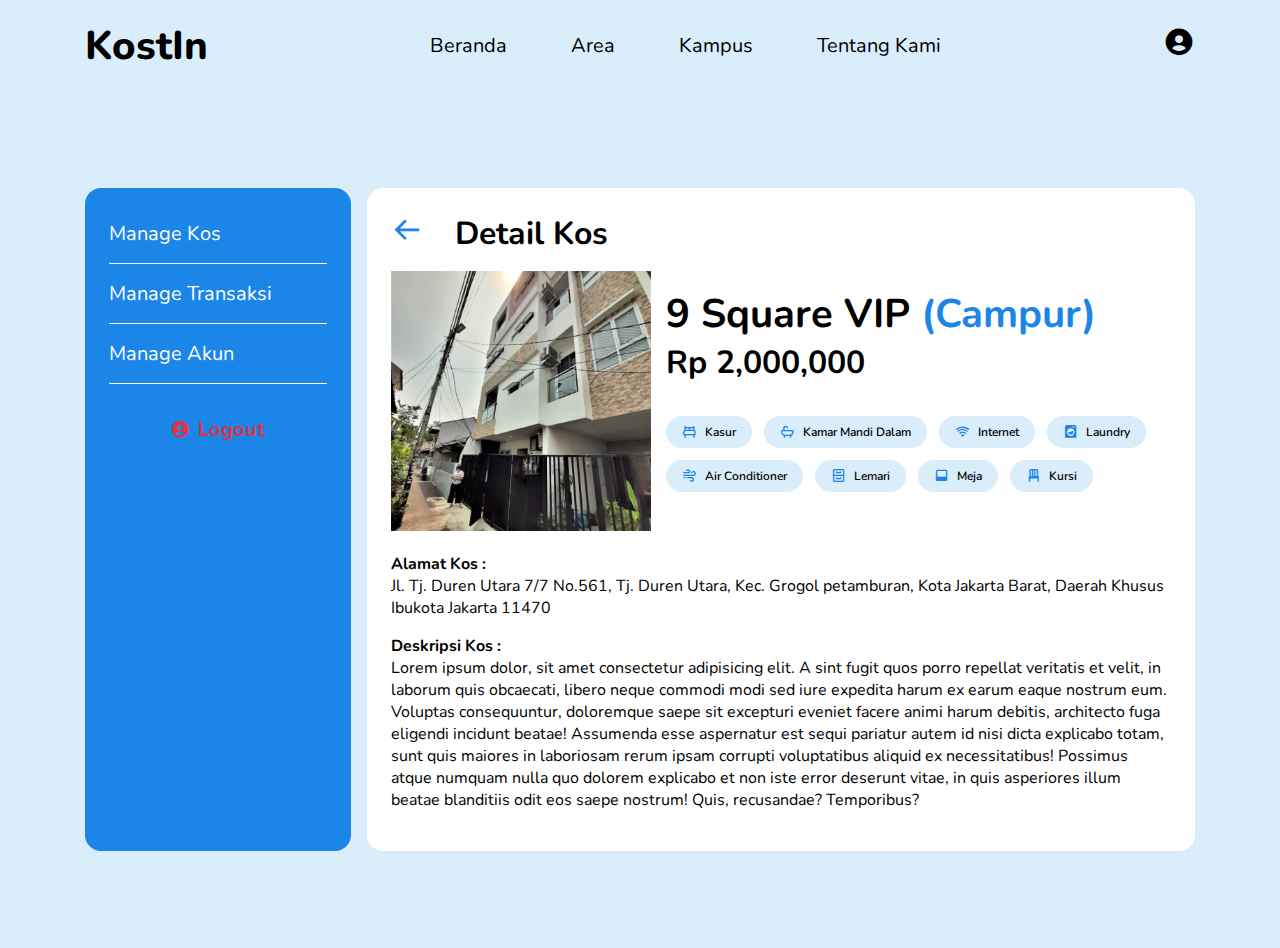
<file: FE/detail-kos.html>
<!DOCTYPE html>
<html lang="en">
<head>
    <meta charset="UTF-8">
    <meta http-equiv="X-UA-Compatible" content="IE=edge">
    <meta name="viewport" content="width=device-width, initial-scale=1.0">
    <title>KostIn - Penyedia Kos Mahasiswa</title>
    <!-- Css Link -->
    <link rel="stylesheet" href="../public/assets/css/grid.css">
    <link rel="stylesheet" href="../public/assets/css/style.css">
    <link rel="stylesheet" href="../public/assets/css/akun.css">
    <!-- Extention Link -->
    <!-- Boxicons -->
    <link href='https://unpkg.com/boxicons@2.1.2/css/boxicons.min.css' rel='stylesheet'> 
    <!-- Datatables -->
    <script src="https://code.jquery.com/jquery-3.5.1.js"></script>
    <link rel="stylesheet" href="https://cdn.datatables.net/1.12.0/css/jquery.dataTables.min.css">
    <script src="https://cdn.datatables.net/1.12.0/js/jquery.dataTables.min.js"></script>
</head>
<body>
    <div class="wrapper">
        <div class="blue-background">
            <header>
                <div class="container">
                    <nav>
                        <div class="logo">
                            <span>KostIn</span>
                        </div>
                        <ul>
                            <li><a href="#">Beranda</a></li>
                            <li><a href="#">Area</a></li>
                            <li><a href="#">Kampus</a></li>
                            <li><a href="#">Tentang Kami</a></li>
                        </ul>
                        <!-- Without Login -->
                        <!-- <div class="btn-header">
                            <a href="#">Masuk</a>
                        </div> -->
                        <!-- With Login -->
                        <div class="btn-akun">
                            <a href="#"><i class='bx bxs-user-circle'></i></a>
                        </div>
                    </nav>
                </div>
             </header>
             <section class="bg-banner">
                <div class="container">
                    <div class="row with-gap">
                        <div class="col-xl-3 col-lg-3 col-md-12 no-padding">
                            <div class="akun-nav">
                                <ul>
                                    <li><a href="#">Manage Kos</a></li>
                                    <li><a href="#">Manage Transaksi</a></li>
                                    <li><a href="#">Manage Akun</a></li>
                                    <li><a href="#" class="logout"><i class='bx bxs-user-circle'></i> Logout</a></li>
                                </ul>
                            </div>
                        </div>
                        <div class="col-xl-9 col-lg-9 col-md-12 no-padding">
                            <div class="akun-layer">
                                <div class="layer-title-inside">
                                    <div class="back">
                                        <a href="#"><i class='bx bx-arrow-back'></i></a>
                                    </div>
                                    <h1>Detail Kos</h1>
                                </div>
                                <div class="layer-detail">
                                    <div class="row">
                                        <div class="col-xl-4 col-lg-4 col-md-12 no-padding">
                                            <div class="kos-detail-img">
                                                <img src="../public/assets/images/kos.png" alt="Foto Cover Kos" class="w-100">
                                            </div>
                                        </div>
                                        <div class="col-xl-8 col-lg-8 col-md-12">
                                            <div class="kos-detail-text">
                                                <h1>9 Square VIP <span>(Campur)</span></h1>
                                                <h2>Rp 2,000,000</h2>
                                                <div class="fasilitas-icon">
                                                    <div><i class='bx bx-bed' ></i><span>Kasur</span></div>
                                                    <div><i class='bx bx-bath' ></i><span>Kamar Mandi Dalam</span></div>
                                                    <div><i class='bx bx-wifi' ></i><span>Internet</span></div>
                                                    <div><i class='bx bxs-washer'></i><span>Laundry</span></div>
                                                    <div><i class='bx bx-wind' ></i><span>Air Conditioner</span></div>
                                                    <div><i class='bx bx-cabinet'></i><span>Lemari</span></div>
                                                    <div><i class='bx bxs-dock-bottom'></i><span>Meja</span></div>
                                                    <div><i class='bx bx-chair' ></i><span>Kursi</span></div>
                                                </div>
                                            </div>
                                        </div>
                                        <div class="col-xl-12 col-lg-12 col-md-12 no-padding">
                                            <div class="kos-detail-text">
                                                <strong>Alamat Kos :</strong>
                                                <p>
                                                    Jl. Tj. Duren Utara 7/7 No.561, Tj. Duren Utara, Kec. Grogol petamburan, Kota Jakarta Barat, Daerah Khusus Ibukota Jakarta 11470
                                                </p>
                                                <strong>Deskripsi Kos :</strong>
                                                <p>
                                                    Lorem ipsum dolor, sit amet consectetur adipisicing elit. A sint fugit quos porro repellat veritatis et velit, in laborum quis obcaecati, libero neque commodi modi sed iure expedita harum ex earum eaque nostrum eum. Voluptas consequuntur, doloremque saepe sit excepturi eveniet facere animi harum debitis, architecto fuga eligendi incidunt beatae! Assumenda esse aspernatur est sequi pariatur autem id nisi dicta explicabo totam, sunt quis maiores in laboriosam rerum ipsam corrupti voluptatibus aliquid ex necessitatibus! Possimus atque numquam nulla quo dolorem explicabo et non iste error deserunt vitae, in quis asperiores illum beatae blanditiis odit eos saepe nostrum! Quis, recusandae? Temporibus?
                                                </p>
                                            </div>
                                        </div>
                                    </div>
                                </div>
                            </div>
                        </div>
                    </div>
                </div>
             </section>
        </div>
    </div>
</body>
</html>
</file>
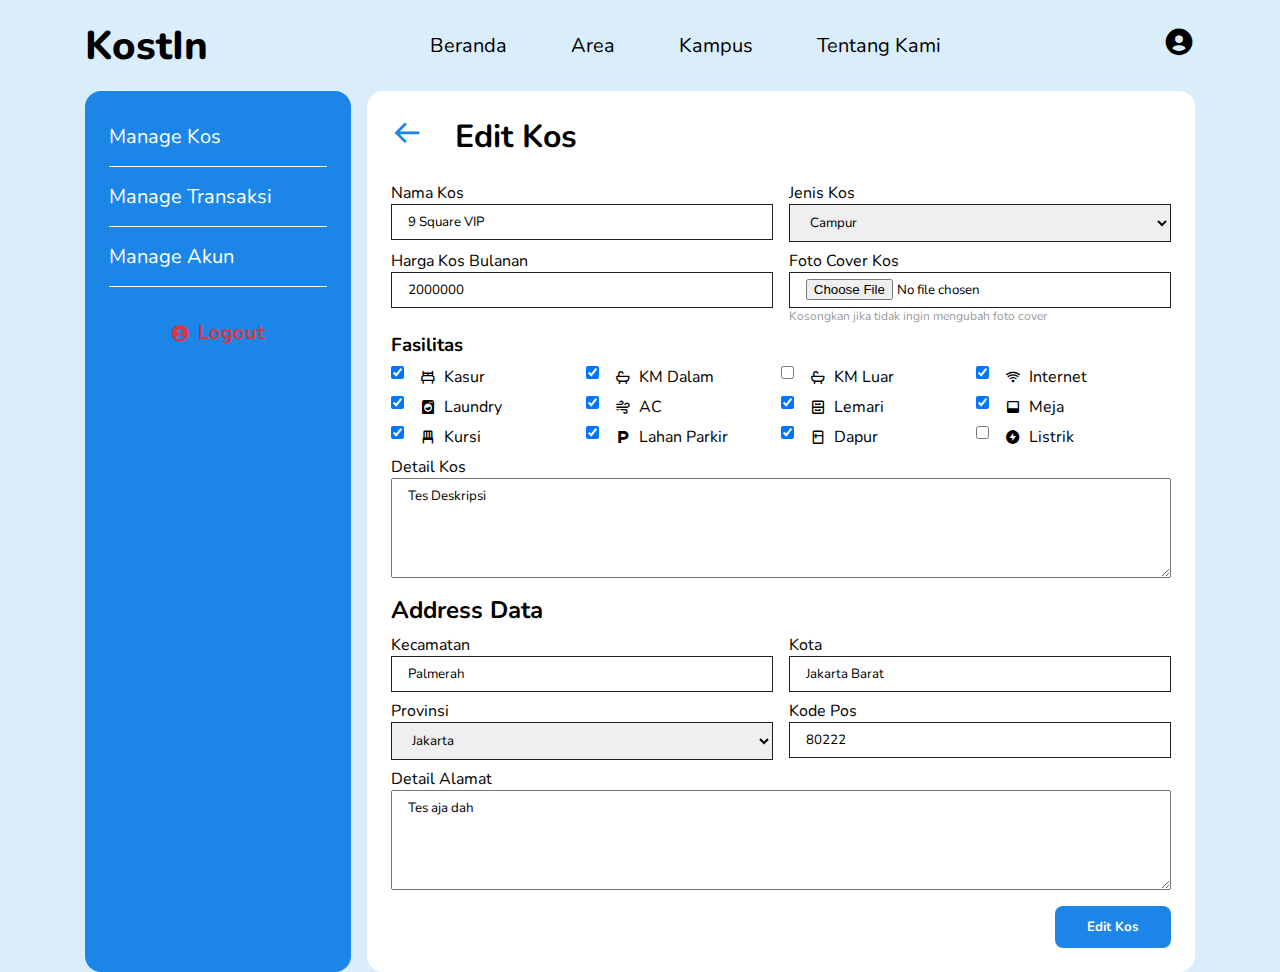
<file: FE/edit-kos.html>
<!DOCTYPE html>
<html lang="en">
<head>
    <meta charset="UTF-8">
    <meta http-equiv="X-UA-Compatible" content="IE=edge">
    <meta name="viewport" content="width=device-width, initial-scale=1.0">
    <title>KostIn - Penyedia Kos Mahasiswa</title>
    <!-- Css Link -->
    <link rel="stylesheet" href="../public/assets/css/grid.css">
    <link rel="stylesheet" href="../public/assets/css/style.css">
    <link rel="stylesheet" href="../public/assets/css/akun.css">
    <!-- Extention Link -->
    <!-- Boxicons -->
    <link href='https://unpkg.com/boxicons@2.1.2/css/boxicons.min.css' rel='stylesheet'> 
    <!-- Datatables -->
    <script src="https://code.jquery.com/jquery-3.5.1.js"></script>
    <link rel="stylesheet" href="https://cdn.datatables.net/1.12.0/css/jquery.dataTables.min.css">
    <script src="https://cdn.datatables.net/1.12.0/js/jquery.dataTables.min.js"></script>
</head>
<body>
    <div class="wrapper">
        <div class="blue-background">
            <header>
                <div class="container">
                    <nav>
                        <div class="logo">
                            <span>KostIn</span>
                        </div>
                        <ul>
                            <li><a href="#">Beranda</a></li>
                            <li><a href="#">Area</a></li>
                            <li><a href="#">Kampus</a></li>
                            <li><a href="#">Tentang Kami</a></li>
                        </ul>
                        <!-- Without Login -->
                        <!-- <div class="btn-header">
                            <a href="#">Masuk</a>
                        </div> -->
                        <!-- With Login -->
                        <div class="btn-akun">
                            <a href="#"><i class='bx bxs-user-circle'></i></a>
                        </div>
                    </nav>
                </div>
             </header>
             <section class="bg-banner">
                <div class="container">
                    <div class="row with-gap">
                        <div class="col-xl-3 col-lg-3 col-md-12 no-padding">
                            <div class="akun-nav">
                                <ul>
                                    <li><a href="#">Manage Kos</a></li>
                                    <li><a href="#">Manage Transaksi</a></li>
                                    <li><a href="#">Manage Akun</a></li>
                                    <li><a href="#" class="logout"><i class='bx bxs-user-circle'></i> Logout</a></li>
                                </ul>
                            </div>
                        </div>
                        <div class="col-xl-9 col-lg-9 col-md-12 no-padding">
                            <div class="akun-layer">
                                <div class="layer-title-inside">
                                    <div class="back">
                                        <a href="#"><i class='bx bx-arrow-back'></i></a>
                                    </div>
                                    <h1>Edit Kos</h1>
                                </div>
                                <div class="layer-form">
                                    <form action="">
                                        <div class="row">
                                            <div class="col-xl-6 col-lg-6 col-md-12 no-padding">
                                                <label for="form-nama">Nama Kos</label>
                                                <input type="text" placeholder="Nama Kos ..." id="form-nama" name="form-nama" value="9 Square VIP">
                                            </div>
                                            <div class="col-xl-6 col-lg-6 col-md-12 no-padding">
                                                <label for="form-jenis">Jenis Kos</label>
                                                <select name="form-jenis" id="form-jenis">
                                                    <option value="Campur" selected>Campur</option>
                                                    <option value="Putra">Putra</option>
                                                    <option value="Putri">Putri</option>
                                                </select>
                                            </div>
                                            <div class="col-xl-6 col-lg-6 col-md-12 no-padding">
                                                <label for="form-harga">Harga Kos Bulanan</label>
                                                <input type="number" placeholder="Harga Kos Bulanan ..." id="form-harga" name="form-harga" value="2000000">
                                            </div>
                                            <div class="col-xl-6 col-lg-6 col-md-12 no-padding">
                                                <label for="form-cover">Foto Cover Kos</label>
                                                <input type="file" id="form-cover">
                                                <div class="form-desc">
                                                    <span>Kosongkan jika tidak ingin mengubah foto cover</span>
                                                </div>
                                            </div>
                                            <div class="col-xl-12 col-lg-12 no-padding">
                                                <h3>Fasilitas</h3>
                                                <div class="fasilitas-container">
                                                    <div class="checkbox-card">
                                                        <input type="checkbox" checked id="check-kasur" name="check-kasur" value="<i class='bx bx-bed' ></i><span>Kasur</span>">
                                                        <label for="check-kasur"><i class='bx bx-bed' ></i><span>Kasur</span></label>
                                                    </div>
                                                    <div class="checkbox-card">
                                                        <input type="checkbox" checked id="check-km-dalam" name="check-km-dalam" value="<i class='bx bx-bath' ></i><span>Kamar Mandi Dalam</span>">
                                                        <label for="check-km-dalam"><i class='bx bx-bath' ></i><span>KM Dalam</span></label>
                                                    </div>
                                                    <div class="checkbox-card">
                                                        <input type="checkbox" id="check-km-luar" name="check-km-luar" value="<i class='bx bx-bath' ></i><span>Kamar Mandi Luar</span>">
                                                        <label for="check-km-luar"><i class='bx bx-bath' ></i><span>KM Luar</span></label>
                                                    </div>
                                                    <div class="checkbox-card">
                                                        <input type="checkbox" checked id="check-internet" name="check-internet" value="<i class='bx bx-wifi' ></i><span>Internet</span>">
                                                        <label for="check-internet"><i class='bx bx-wifi' ></i><span>Internet</span></label>
                                                    </div>
                                                    <div class="checkbox-card">
                                                        <input type="checkbox" checked id="check-laundry" name="check-laundry" value="<i class='bx bxs-washer'></i><span>Laundry</span>">
                                                        <label for="check-laundry"><i class='bx bxs-washer'></i><span>Laundry</span></label>
                                                    </div>
                                                    <div class="checkbox-card">
                                                        <input type="checkbox" checked id="check-ac" name="check-ac" value="<i class='bx bx-wind' ></i><span>Air Conditioner</span>">
                                                        <label for="check-ac"><i class='bx bx-wind' ></i><span>AC</span></label>
                                                    </div>
                                                    <div class="checkbox-card">
                                                        <input type="checkbox" checked id="check-lemari" name="check-lemari" value="<i class='bx bx-cabinet'></i><span>Lemari</span>">
                                                        <label for="check-lemari"><i class='bx bx-cabinet'></i><span>Lemari</span></label>
                                                    </div>
                                                    <div class="checkbox-card">
                                                        <input type="checkbox" checked id="check-meja" name="check-meja" value="<i class='bx bxs-dock-bottom'></i><span>Meja</span>">
                                                        <label for="check-meja"><i class='bx bxs-dock-bottom'></i><span>Meja</span></label>
                                                    </div>
                                                    <div class="checkbox-card">
                                                        <input type="checkbox" checked id="check-kursi" name="check-kursi" value="<i class='bx bx-chair' ></i><span>Kursi</span>">
                                                        <label for="check-kursi"><i class='bx bx-chair' ></i><span>Kursi</span></label>
                                                    </div>
                                                    <div class="checkbox-card">
                                                        <input type="checkbox" checked id="check-parkir" name="check-parkir" value="<i class='bx bxs-parking' ></i><span>Lahan Parkir</span>">
                                                        <label for="check-parkir"><i class='bx bxs-parking' ></i><span>Lahan Parkir</span></label>
                                                    </div>
                                                    <div class="checkbox-card">
                                                        <input type="checkbox" checked id="check-dapur" name="check-dapur" value="<i class='bx bx-fridge'></i><span>Dapur</span>">
                                                        <label for="check-dapur"><i class='bx bx-fridge'></i><span>Dapur</span></label>
                                                    </div>
                                                    <div class="checkbox-card">
                                                        <input type="checkbox" id="check-listrik" name="check-listrik" value="<i class='bx bxs-bolt-circle'></i><span>Listrik</span>">
                                                        <label for="check-listrik"><i class='bx bxs-bolt-circle'></i><span>Listrik</span></label>
                                                    </div>
                                                </div>
                                            </div>
                                            <div class="col-xl-12 col-lg-12 no-padding">
                                                <label for="form-detail-kos">Detail Kos</label>
                                                <textarea name="form-detail-kos" id="form-detail-kos" placeholder="Detail Kos ...">Tes Deskripsi</textarea>
                                            </div>
                                            <div class="col-xl-12 col-lg-12 no-padding">
                                                <h2>Address Data</h2>
                                            </div>
                                            <div class="col-xl-6 col-lg-6 col-md-12 no-padding">
                                                <label for="form-kecamatan">Kecamatan</label>
                                                <input type="text" placeholder="Kecamatan ..." id="form-kecamatan" name="form-kecamatan" value="Palmerah">
                                            </div>
                                            <div class="col-xl-6 col-lg-6 col-md-12 no-padding">
                                                <label for="form-kota">Kota</label>
                                                <input type="text" placeholder="Kota ..." id="form-kota" name="form-kota" value="Jakarta Barat">
                                            </div>
                                            <div class="col-xl-6 col-lg-6 col-md-12 no-padding">
                                                <label for="form-provinsi">Provinsi</label>
                                                <!-- <input type="text" placeholder="Provinsi ..." id="form-provinsi" name="form-provinsi"> -->
                                                <select name="form-provinsi" id="form-provinsi">
                                                    <option value="Jakarta" selected>Jakarta</option>
                                                    <option value="Yogyakarta">Yogyakarta</option>
                                                    <option value="Malang">Malang</option>
                                                    <option value="Semarang">Semarang</option>
                                                    <option value="Medan">Medan</option>
                                                    <option value="Surabaya">Surabaya</option>
                                                    <option value="Bandung">Bandung</option>
                                                    <option value="Denpasar">Denpasar</option>
                                                    <option value="Tangerang">Tangerang</option>
                                                    <option value="Palembang">Palembang</option>
                                                </select>
                                            </div>
                                            <div class="col-xl-6 col-lg-6 col-md-12 no-padding">
                                                <label for="form-kode-pos">Kode Pos</label>
                                                <input type="text" placeholder="Kode Pos ..." id="form-kode-pos" name="form-kode-pos" value="80222">
                                            </div>
                                            <div class="col-xl-12 col-lg-12 no-padding">
                                                <label for="form-detail-alamat">Detail Alamat</label>
                                                <textarea name="form-detail-alamat" id="form-detail-alamat" placeholder="Detail Alamat ...">Tes aja dah</textarea>
                                            </div>
                                            <div class="col-xl-12 col-lg-12 no-padding">
                                                <div class="form-button">
                                                    <button>Edit Kos</button>
                                                </div>
                                            </div>
                                        </div>
                                    </form>
                                </div>
                            </div>
                        </div>
                    </div>
                </div>
             </section>
        </div>
    </div>
</body>
</html>
</file>
<file: assets/css/grid.css>
.container {
    width: 1140px;
    margin: auto;
    padding: 0 15px;
}

.row {
    display: grid;
    grid-template-columns: repeat(12, 1fr);
    width: 100%;
    /* height: 100%; */
    padding: 0 -15px;
}

[class*='col-']{
    padding: 0 15px;
}

@media(min-width: 1200px){
    .container { width: 1140px; }
    .col-xl-1 { grid-column: 1 span; }
    .col-xl-2 { grid-column: 2 span; }
    .col-xl-3 { grid-column: 3 span; }
    .col-xl-4 { grid-column: 4 span; }
    .col-xl-5 { grid-column: 5 span; }
    .col-xl-6 { grid-column: 6 span; }
    .col-xl-7 { grid-column: 7 span; }
    .col-xl-8 { grid-column: 8 span; }
    .col-xl-9 { grid-column: 9 span; }
    .col-xl-10 { grid-column: 10 span; }
    .col-xl-11 { grid-column: 11 span; }
    .col-xl-12 { grid-column: 12 span; }
}

@media(max-width: 1200px){
    .container { width: 960px; }
    .col-lg-1 { grid-column: 1 span; }
    .col-lg-2 { grid-column: 2 span; }
    .col-lg-3 { grid-column: 3 span; }
    .col-lg-4 { grid-column: 4 span; }
    .col-lg-5 { grid-column: 5 span; }
    .col-lg-6 { grid-column: 6 span; }
    .col-lg-7 { grid-column: 7 span; }
    .col-lg-8 { grid-column: 8 span; }
    .col-lg-9 { grid-column: 9 span; }
    .col-lg-10 { grid-column: 10 span; }
    .col-lg-11 { grid-column: 11 span; }
    .col-lg-12 { grid-column: 12 span; }
}

@media(max-width: 992px){
    .container { width: 720px; }
    .col-md-1 { grid-column: 1 span; }
    .col-md-2 { grid-column: 2 span; }
    .col-md-3 { grid-column: 3 span; }
    .col-md-4 { grid-column: 4 span; }
    .col-md-5 { grid-column: 5 span; }
    .col-md-6 { grid-column: 6 span; }
    .col-md-7 { grid-column: 7 span; }
    .col-md-8 { grid-column: 8 span; }
    .col-md-9 { grid-column: 9 span; }
    .col-md-10 { grid-column: 10 span; }
    .col-md-11 { grid-column: 11 span; }
    .col-md-12 { grid-column: 12 span; }
}

@media(max-width: 768px){
    .container { width: 540px; }
    .col-sm-1 { grid-column: 1 span; }
    .col-sm-2 { grid-column: 2 span; }
    .col-sm-3 { grid-column: 3 span; }
    .col-sm-4 { grid-column: 4 span; }
    .col-sm-5 { grid-column: 5 span; }
    .col-sm-6 { grid-column: 6 span; }
    .col-sm-7 { grid-column: 7 span; }
    .col-sm-8 { grid-column: 8 span; }
    .col-sm-9 { grid-column: 9 span; }
    .col-sm-10 { grid-column: 10 span; }
    .col-sm-11 { grid-column: 11 span; }
    .col-sm-12 { grid-column: 12 span; }
}

@media(max-width: 576px){
    .container { width: 100%; }
    .col-xs-1 { grid-column: 1 span; }
    .col-xs-2 { grid-column: 2 span; }
    .col-xs-3 { grid-column: 3 span; }
    .col-xs-4 { grid-column: 4 span; }
    .col-xs-5 { grid-column: 5 span; }
    .col-xs-6 { grid-column: 6 span; }
    .col-xs-7 { grid-column: 7 span; }
    .col-xs-8 { grid-column: 8 span; }
    .col-xs-9 { grid-column: 9 span; }
    .col-xs-10 { grid-column: 10 span; }
    .col-xs-11 { grid-column: 11 span; }
    .col-xs-12 { grid-column: 12 span; }
}
</file>
<file: assets/css/style.css>
@import url('https://fonts.googleapis.com/css2?family=Nunito:ital,wght@0,200;0,300;0,400;0,500;0,600;0,700;0,800;0,900;1,200;1,300;1,400;1,500;1,600;1,700;1,800;1,900&display=swap');

:root {
    --primary-color: #D9EDFB;
    --secondary-color: #1C85E8;
}

* {
    margin: 0;
    padding: 0;
    box-sizing: border-box;
    font-family: Nunito;
}

/* Utils */
.blue-background {
    background-color: var(--primary-color);
}

.w-100 {
    width: 100% !important;
}

.no-padding {
    padding: 0 !important;
}

/* Header */
nav {
    display: flex;
    justify-content: space-between;
    align-items: center;
    width: 100%;
    padding: 1rem 0;
}

.logo span {
    font-size: 2.5em;
    font-weight: 800;
}

nav ul {
    display: flex;
    list-style: none;
}

nav ul li a {
    padding: 1rem 2rem;
    color: #000;
    font-size: 1.25em;
    display: block;
    text-decoration: none;
}

.btn-header a {
    padding: .75rem 2rem;
    background-color: var(--secondary-color);
    border-radius: 1rem;
    color: #fff;
    font-weight: bold;
    font-size: 1.25em;
    text-decoration: none;
}

/* Footer */
footer {
    background-color: #1f1f1f;
    padding: 2rem 0;
    color: #fff;
}

.footer-info h2 {
    font-size: 3.5em;
}

.footer-info p {
    width: 90%;
    color: #999;
    line-height: 1.7;
}

.footer-section h3 {
    font-size: 1.5em;
    margin-bottom: 1.5rem;
}

.footer-section ul {
    margin-left: 1rem;
}

.footer-section ul li a {
    text-decoration: none;
    color: #ececec;
    display: block;
    padding: .25rem 0;
}

.footer-sosmed {
    display: flex;
}

.footer-section i {
    font-size: 2em;
    display: block;
    margin-right: 1rem;
}

footer hr {
    height: 0;
    border: 1px solid #333;
    margin-top: 2rem;
}

.footer-copyright {
    display: flex;
    justify-content: space-between;
    align-items: center;
    padding: 1rem 15px 0;
}

.footer-copyright span {
    color: #999;
}

.footer-logo {
    font-size: 1.25em;
    color: #fff !important;
    font-weight: bold;
}
</file>
<file: assets/css/homepage.css>
/* Banner */
.bg-banner {
    padding: 2rem 0 3rem;
}

.banner-text h1 {
    margin-top: 1rem;
    font-size: 3em;
    font-weight: bold;
}

.banner-text p {
    line-height: 1.7;
    width: 90%;
    color: #666;
    padding: 1rem 0;
    font-size: 1.1em;
}

.banner-number {
    margin-top: 2rem;
    font-weight: bold;
    font-size: 1em;
    text-align: center;
    display: flex;
    gap: 4rem;
}

.banner-number span {
    font-size: 2em;
    display: block;
}

.banner-search {
    background-color: #fff;
    box-shadow: 4px 4px 16px rgb(0, 0, 0, 0.25);
    border-radius: 1rem;
    padding: 1.5rem;
}

form {
    display: flex;
    justify-content: space-between;
    align-items: flex-end;
    gap: 1.5rem;
}

.banner-search input {
    width: 100%;
    padding: 1rem 1.5rem;
    outline: none;
    border: 0;
    background-color: #ececec;
    border-radius: .5rem;
    font-size: 1em;
    margin-top: .25rem;
}

.banner-search label {
    font-size: 1.25em;
}

.banner-search .harga {
    display: flex;
    gap: 1rem;
}

.btn-cari {
    border-radius: 1rem;
    background-color: var(--secondary-color);
    color: #fff;
    border: 0;
    font-size: 1.25em;
    font-weight: bold;
    outline: none;
    padding: 1rem 2rem;
}

.btn-cari i {
    display: block;
}

/* Kos Populer */
.bg-kos-populer {
    padding: 2rem 0;
}

.bg-kos-populer h2 {
    font-size: 2.5em;
    font-weight: bold;
    margin-bottom: 1rem;
}

.kos-card {
    margin: 1rem 0;
}

.kos-img {
    position: relative;
}

.kos-img img {
    object-fit: cover;
    height: 250px;
    width: 100%;
    border-radius: 1rem;
    display: block;
}

.blackdrop {
    position: absolute;
    top: 0;
    left: 0;
    width: 100%;
    height: 100%;
    background: linear-gradient(to top, rgb(0, 0, 0, 0.5), transparent);
    border-radius: 1rem;
    display: flex;
    justify-content: flex-start;
    align-items: flex-end;
}

.kos-type {
    margin: 1rem 1.5rem;
    padding: .5rem 1.5rem;
    background-color: var(--secondary-color);
    border-radius: .5rem;
    color: #fff;
    font-weight: bold;
}

.kos-detail {
    padding-left: 1rem;
    margin-top: .5rem;
}

.kos-detail h3 {
    font-size: 1.5em;
}

.kos-detail > span {
    display: block;
    color: #999;
}

.kos-icon {
    color: var(--secondary-color);
    font-size: 2em;
    font-weight: bold;
    display: flex;
    justify-content: flex-start;
    align-items: center;
    gap: .5rem;
    padding: 1rem 0;
}

.kos-icon i, .kos-icon span {
    display: block;
}

.kos-price {
    font-size: 2em;
    font-weight: bold;
    color: #000 !important;
}

/* Area Populer */
.bg-area-populer {
    padding: 2rem 0;
}

.bg-area-populer h2 {
    font-size: 2.5em;
    margin-bottom: 1rem;
    margin-top: 1rem;
}

.area-populer-card {
    position: relative;
    height: 100px;
    border-radius: 1rem;
    margin-bottom: 1.75rem;
}

.area-populer-card img {
    object-fit: cover;
    height: 100px;
    width: 100%;
    border-radius: 1rem;
}

.area-populer-card span {
    position: absolute;
    display: flex;
    left: 0;
    right: 0;
    bottom: 0;
    top: 0;
    height: 100%;
    width: 100%;
    justify-content: center;
    align-items: center;
    z-index: 10;
    color: #fff;
    font-size: 1.5em;
    background-color: rgb(0, 0, 0, 0.5);
    border-radius: 1rem;
}

.btn-area-populer {
    background-color: var(--secondary-color);
    color: #fff;
    text-decoration: none;
    font-size: 1.25em;
    font-weight: bold;
    border-radius: .5rem;
    display: block;
    padding: .5rem 0;
    text-align: center;
}

/* Kos Kampus */
.bg-kos-kampus {
    padding: 2rem 0;
}

.bg-kos-kampus h2 {
    font-size: 2.5em;
    margin-bottom: 2rem;
}

.kos-kampus-card {
    background-color: var(--primary-color);
    border-radius: 1rem;
    padding: 1.5rem;
    box-shadow: 8px 8px 8px rgb(0, 0, 0, 0.1);
    margin-bottom: 1.75rem;
}

.kos-kampus-text {
    display: flex;
    flex-direction: column;
    justify-content: center;
    height: 100%;
}

.kos-kampus-card h3 {
    font-size: 2em;
}

.kos-kampus-text p {
    font-size: 1.25em;
}
</file>
<file: assets/css/about.css>
/* Banner */
.bg-banner {
    padding: 4rem 0 5rem;
}

.bg-banner h1 {
    font-size: 5em;
}

.bg-banner strong {
    font-size: 1.5em;
}

.bg-desc, .bg-faq, .bg-kontak {
    padding: 2rem 0 1rem;
}

.bg-desc h2, .bg-faq h2, .bg-kontak h2 {
    font-size: 2.5em;
    margin-bottom: .5rem;
}

.bg-desc h2 span, .bg-faq h2 span, .bg-kontak h2 span {
    color: var(--secondary-color);
}

.bg-desc p, .bg-faq p {
    color: #666;
    line-height: 1.7;
}

.bg-faq h2 {
    margin-bottom: 0;
}

.bg-faq h3 {
    padding: 2rem 0 .5rem;
    font-size: 1.5em;
}

.kontak-container {
    display: flex;
    justify-content: space-between;
    align-items: center;
    margin: 1rem 0 2rem;
    gap: 1rem;
}

.kontak-card {
    text-align: center;
    padding: 3rem 1rem;
    background-color: var(--secondary-color);
    color: #fff;
    border-radius: 1rem;
    flex-grow: 1;
}

.kontak-card h3 {
    font-size: 1.75em;
}

.kontak-card span {
    display: block;
}
</file>
<file: assets/css/area.css>
/* Banner */
.bg-banner {
    padding: 2rem 0 1rem;
}

.bg-banner h1 {
    font-size: 2.5em;
    margin-bottom: 1rem;
}

.area-card {
    position: relative;
    margin-bottom: 2rem;
}

.area-card img {
    border-radius: 1rem;
}

.area-title {
    position: absolute;
    top: 0;
    left: 0;
    bottom: 5.5px;
    right: 0;
    width: 100%;
    border-radius: 1rem;
    background: rgb(0, 0, 0, 0.65);
    display: flex;
    justify-content: center;
    align-items: center;
}

.area-title span {
    font-size: 2em;
    color: #fff;
    font-weight: bold;
}

/* Other Area */
.bg-other-area {
    padding: 2rem 0;
}

.bg-other-area h2 {
    font-size: 2.25em;
    margin-bottom: 1rem;
}
</file>
<file: assets/css/kampus.css>
/* Banner */
.bg-banner {
    padding: 2rem 0 3rem;
}

.bg-banner h1 {
    font-size: 2.5em;
    margin-bottom: 1rem;
}

.top-campus-card {
    display: flex;
    justify-content: center;
    align-items: center;
    background-color: #fff;
    border-radius: 1rem;
    height: 100%;
}

.top-campus-img img {
    width: 200px;
    padding: 1.5rem 2rem;
}

.top-campus-desc {
    background-color: var(--secondary-color);
    height: 100%;
    padding: 0 1rem;
    display: flex;
    flex-direction: column;
    justify-content: center;
    align-items: flex-start;
    color: #fff;
    border-radius: 0 1rem 1rem 0;
}

.top-campus-desc h3 {
    font-size: 1.5em;
    line-height: 1;
}

.top-campus-desc p {
    color: #ddd;
    padding: .5rem 0;
    font-size: .8em;
}

.top-campus-desc a {
    background-color: #fff;
    padding: .5rem 2rem;
    border-radius: 1rem;
    font-weight: bold;
    color: #000;
    text-decoration: none;
    margin-top: .5rem;
    width: 100%;
    text-align: center;
}


/* Other Kampus */
.bg-other-kampus {
    padding: 2rem 0;
}

.bg-other-kampus h2 {
    font-size: 2.25em;
    margin-bottom: 1rem;
}

.kos-kampus-card {
    background-color: var(--primary-color);
    border-radius: 1rem;
    padding: 1.5rem;
    box-shadow: 8px 8px 8px rgb(0, 0, 0, 0.1);
    margin-bottom: 1.75rem;
}

.kos-kampus-text {
    display: flex;
    flex-direction: column;
    justify-content: center;
    height: 100%;
}

.kos-kampus-card h3 {
    font-size: 2em;
}

.kos-kampus-text p {
    font-size: 1.25em;
}
</file>
<file: assets/css/login.css>
header {
    position: fixed;
    width: 100%;
}

/* Banner */
.bg-banner {
    height: 100vh;
    display: flex;
    justify-content: center;
    align-items: center;
}

.login-card {
    width: 65%;
    background-color: var(--secondary-color);
    border-radius: 1rem;
    display: flex;
    box-shadow: 8px 8px 16px rgb(0, 0, 0, 0.25);
}

.login-img img {
    width: 450px;
}

.login-form {
    background-color: #fff;
    width: 100%;
    border-radius: 0 1rem 1rem 0;
    padding: 2rem 3rem;
    text-align: center;
    display: flex;
    flex-direction: column;
    justify-content: space-around;
}

.login-form h1 {
    font-size: 2.5em;
}

.login-form input {
    display: block;
    width: 100%;
    border: 0;
    background-color: #ececec;
    border-radius: .5rem;
    padding: .75rem 2rem;
    font-size: 1.25em;
    margin: 1rem 0;
}

.login-form button {
    background-color: var(--secondary-color);
    border: 0;
    display: block;
    width: 100%;
    padding: .75rem 0;
    font-weight: bold;
    font-size: 1.25em;
    border-radius: 1rem;
    color: #fff;
}

.login-addition {
    margin-top: 1rem;
}

.login-addition span {
    display: block;
}

.login-addition a {
    color: var(--secondary-color);
    text-decoration: none;
}
</file>
<file: assets/css/search.css>
/* Banner */
.bg-banner {
    padding: 2rem 0 3rem;
}

.banner-search {
    background-color: #fff;
    box-shadow: 4px 4px 16px rgb(0, 0, 0, 0.25);
    border-radius: 1rem;
    padding: 1.5rem;
}

form {
    display: flex;
    justify-content: space-between;
    align-items: flex-end;
    gap: 1.5rem;
}

.banner-search input {
    width: 100%;
    padding: 1rem 1.5rem;
    outline: none;
    border: 0;
    background-color: #ececec;
    border-radius: .5rem;
    font-size: 1em;
    margin-top: .25rem;
}

.banner-search label {
    font-size: 1.25em;
}

.banner-search .harga {
    display: flex;
    gap: 1rem;
}

.btn-cari {
    border-radius: 1rem;
    background-color: var(--secondary-color);
    color: #fff;
    border: 0;
    font-size: 1.25em;
    font-weight: bold;
    outline: none;
    padding: 1rem 2rem;
}

.btn-cari i {
    display: block;
}

/* Kos Search */
.bg-kos-search {
    padding: 1rem 0;
}

.bg-kos-search hr {
    height: 0;
    border: 1px solid var(--secondary-color);
}

.kos-search-card {
    padding: 2rem 0 1.75rem;
}

.kos-search-img {
    position: relative;
    height: fit-content;
}

.kos-search-img img {
    border-radius: 1rem;
    height: 250px;
    object-fit: cover;
}

.kos-search-category {
    position: absolute;
    top: 0;
    left: 0;
    bottom: 5.5px;
    right: 0;
    width: 100%;
    background: linear-gradient(to top, rgb(0, 0, 0, 0.5), transparent);
    display: flex;
    align-items: flex-end;
    padding: .75rem 1rem;
    border-radius: 1rem;
}

.kos-search-category span {
    background-color: var(--secondary-color);
    padding: .5rem 2.5rem;
    border-radius: .5rem;
    color: #fff;
    font-weight: bold;
}

.desc-title {
    display: flex;
    justify-content: space-between;
    align-items: center;
}

.desc-title h2 {
    font-size: 2em;
}

.desc-title p {
    color: #666;
}

.desc-title .icon {
    font-size: 2em;
    color: var(--secondary-color);
}

.kos-search-icon {
    padding: 1.5rem 0 .5rem;
    display: flex;
    gap: .5rem;
    flex-wrap: wrap;
}

.kos-search-icon > div {
    background-color: var(--primary-color);
    padding: .5rem 1.5rem;
    color: var(--secondary-color);
    border-radius: 1rem;
    font-weight: bold;
    display: flex;
    justify-content: center;
    align-items: center;
}

.kos-search-icon > div > i {
    font-size: 1.25em;
}

.kos-search-icon > div > span {
    color: #000;
    padding-left: .5rem;
}

.kos-search-price {
    display: flex;
    flex-direction: column;
    justify-content: flex-end;
    align-items: flex-end;
    height: 100%;
    text-align: right;
    font-weight: bold;
}

.kos-search-price .price {
    font-size: 2.5em;
    font-weight: bold;
}
</file>
<file: public/assets/css/grid.css>
.container {
    width: 1140px;
    margin: auto;
    padding: 0 15px;
}

.row {
    display: grid;
    grid-template-columns: repeat(12, 1fr);
    width: 100%;
    /* height: 100%; */
    padding: 0 -15px;
}

[class*='col-']{
    padding: 0 15px;
}

@media(min-width: 1200px){
    .container { width: 1140px; }
    .col-xl-1 { grid-column: 1 span; }
    .col-xl-2 { grid-column: 2 span; }
    .col-xl-3 { grid-column: 3 span; }
    .col-xl-4 { grid-column: 4 span; }
    .col-xl-5 { grid-column: 5 span; }
    .col-xl-6 { grid-column: 6 span; }
    .col-xl-7 { grid-column: 7 span; }
    .col-xl-8 { grid-column: 8 span; }
    .col-xl-9 { grid-column: 9 span; }
    .col-xl-10 { grid-column: 10 span; }
    .col-xl-11 { grid-column: 11 span; }
    .col-xl-12 { grid-column: 12 span; }
}

@media(max-width: 1200px){
    .container { width: 960px; }
    .col-lg-1 { grid-column: 1 span; }
    .col-lg-2 { grid-column: 2 span; }
    .col-lg-3 { grid-column: 3 span; }
    .col-lg-4 { grid-column: 4 span; }
    .col-lg-5 { grid-column: 5 span; }
    .col-lg-6 { grid-column: 6 span; }
    .col-lg-7 { grid-column: 7 span; }
    .col-lg-8 { grid-column: 8 span; }
    .col-lg-9 { grid-column: 9 span; }
    .col-lg-10 { grid-column: 10 span; }
    .col-lg-11 { grid-column: 11 span; }
    .col-lg-12 { grid-column: 12 span; }
}

@media(max-width: 992px){
    .container { width: 720px; }
    .col-md-1 { grid-column: 1 span; }
    .col-md-2 { grid-column: 2 span; }
    .col-md-3 { grid-column: 3 span; }
    .col-md-4 { grid-column: 4 span; }
    .col-md-5 { grid-column: 5 span; }
    .col-md-6 { grid-column: 6 span; }
    .col-md-7 { grid-column: 7 span; }
    .col-md-8 { grid-column: 8 span; }
    .col-md-9 { grid-column: 9 span; }
    .col-md-10 { grid-column: 10 span; }
    .col-md-11 { grid-column: 11 span; }
    .col-md-12 { grid-column: 12 span; }
}

@media(max-width: 768px){
    .container { width: 540px; }
    .col-sm-1 { grid-column: 1 span; }
    .col-sm-2 { grid-column: 2 span; }
    .col-sm-3 { grid-column: 3 span; }
    .col-sm-4 { grid-column: 4 span; }
    .col-sm-5 { grid-column: 5 span; }
    .col-sm-6 { grid-column: 6 span; }
    .col-sm-7 { grid-column: 7 span; }
    .col-sm-8 { grid-column: 8 span; }
    .col-sm-9 { grid-column: 9 span; }
    .col-sm-10 { grid-column: 10 span; }
    .col-sm-11 { grid-column: 11 span; }
    .col-sm-12 { grid-column: 12 span; }
}

@media(max-width: 576px){
    .container { width: 100%; }
    .col-xs-1 { grid-column: 1 span; }
    .col-xs-2 { grid-column: 2 span; }
    .col-xs-3 { grid-column: 3 span; }
    .col-xs-4 { grid-column: 4 span; }
    .col-xs-5 { grid-column: 5 span; }
    .col-xs-6 { grid-column: 6 span; }
    .col-xs-7 { grid-column: 7 span; }
    .col-xs-8 { grid-column: 8 span; }
    .col-xs-9 { grid-column: 9 span; }
    .col-xs-10 { grid-column: 10 span; }
    .col-xs-11 { grid-column: 11 span; }
    .col-xs-12 { grid-column: 12 span; }
}
</file>
<file: public/assets/css/style.css>
@import url('https://fonts.googleapis.com/css2?family=Nunito:ital,wght@0,200;0,300;0,400;0,500;0,600;0,700;0,800;0,900;1,200;1,300;1,400;1,500;1,600;1,700;1,800;1,900&display=swap');

:root {
    --primary-color: #D9EDFB;
    --secondary-color: #1C85E8;
}

* {
    margin: 0;
    padding: 0;
    box-sizing: border-box;
    font-family: Nunito;
}

/* Utils */
.blue-background {
    background-color: var(--primary-color);
}

.w-100 {
    width: 100% !important;
}

.no-padding {
    padding: 0 !important;
}

.with-gap {
    gap: 1rem;
}

.text-danger {
    font-size: .75em;
    color: #dc3545 !important;
}

/* Header */
nav {
    display: flex;
    justify-content: space-between;
    align-items: center;
    width: 100%;
    padding: 1rem 0;
}

.logo span {
    font-size: 2.5em;
    font-weight: 800;
}

nav ul {
    display: flex;
    list-style: none;
}

nav ul li a {
    padding: 1rem 2rem;
    color: #000;
    font-size: 1.25em;
    display: block;
    text-decoration: none;
}

.btn-header a {
    padding: .75rem 2rem;
    background-color: var(--secondary-color);
    border-radius: 1rem;
    color: #fff;
    font-weight: bold;
    font-size: 1.25em;
    text-decoration: none;
}

.btn-akun a {
    font-size: 2em;
    color: #000;
}

/* Footer */
footer {
    background-color: #1f1f1f;
    padding: 2rem 0;
    color: #fff;
}

.footer-info h2 {
    font-size: 3.5em;
}

.footer-info p {
    width: 90%;
    color: #999;
    line-height: 1.7;
}

.footer-section h3 {
    font-size: 1.5em;
    margin-bottom: 1.5rem;
}

.footer-section ul {
    margin-left: 1rem;
}

.footer-section ul li a {
    text-decoration: none;
    color: #ececec;
    display: block;
    padding: .25rem 0;
}

.footer-sosmed {
    display: flex;
}

.footer-section i {
    font-size: 2em;
    display: block;
    margin-right: 1rem;
}

footer hr {
    height: 0;
    border: 1px solid #333;
    margin-top: 2rem;
}

.footer-copyright {
    display: flex;
    justify-content: space-between;
    align-items: center;
    padding: 1rem 15px 0;
}

.footer-copyright span {
    color: #999;
}

.footer-logo {
    font-size: 1.25em;
    color: #fff !important;
    font-weight: bold;
}
</file>
<file: public/assets/css/akun.css>
/* header {
    position: fixed;
    width: 100%;
} */

/* Banner */
.bg-banner {
    min-height: calc(100vh - 75px + 2rem);
    display: flex;
    justify-content: center;
    align-items: center;
}

.akun-nav {
    background-color: var(--secondary-color);
    min-height: 70vh;
    height: 100%;
    border-radius: 1rem;
    padding: 1rem 1.5rem;
    display: flex;
    flex-direction: column;
    justify-content: space-between;
}

.akun-nav ul {
    list-style: none;
}

.akun-nav ul li a {
    display: block;
    padding: 1rem 0;
    border-bottom: 1px solid #fff;
    color: #fff;
    text-decoration: none;
    font-size: 1.25em;
}

.akun-nav ul li a.kos-owner {
    color: var(--primary-color);
    /* background-color: var(--primary-color); */
    margin-top: 1rem;
    border: 1px solid var(--primary-color);
    text-align: center;
    font-weight: bold;
    padding: .75rem 0;
    border-radius: .5rem;
}

.akun-nav ul li a.logout {
    color: #dc3545;
    border: 0;
    /* text-align: center; */
    font-weight: bold;
    margin-top: 1rem;
    display: flex;
    justify-content: center;
    align-items: center;
    gap: .5rem;
}

.akun-layer {
    background-color: #fff;
    min-height: 70vh;
    border-radius: 1rem;
    padding: 1.5rem;
}

.layer-title {
    display: flex;
    justify-content: space-between;
    margin-bottom: 1rem;
}

.layer-title h1 {
    font-size: 2em;
}

.layer-title button {
    padding: .5rem 2rem;
    border: 0;
    border-radius: .5rem;
    background-color: var(--secondary-color);
    color: #fff;
    font-weight: bold;
}

/* Datatables */

#datatables {
    width: 100%;
}

#datatables button.default-btn {
    padding: .5rem .75em;
    font-size: .75em;
    border-radius: .5rem;
    background-color: var(--secondary-color);
    border: 0;
    color: #fff;
}

#datatables button.true-btn {
    padding: .5rem 1rem;
    border-radius: .5rem;
    background-color: #198754;
    border: 0;
    color: #fff;
}

#datatables button.false-btn {
    padding: .5rem 1rem;
    border-radius: .5rem;
    background-color: #dc3545;
    border: 0;
    color: #fff;
}

/* .dataTables_wrapper .dataTables_paginate .paginate_button.current {
    background-color: var(--secondary-color) !important;
    color: #fff !important;
} */

/* Akun Form */

.layer-form .row {
    gap: 0 1rem;
}

.layer-form form label {
    display: block;
    margin-top: .5rem;
}

.layer-form form input, .layer-form form select {
    display: block;
    width: 100%;
    padding: .5rem 1rem;
    border: 1px solid #1f1f1f;
}

.layer-form form input[type="file"] {
    display: block;
    width: 100%;
    padding: .4rem 1rem;
    border: 1px solid #1f1f1f;
}

.layer-form form textarea {
    display: block;
    width: 100%;
    padding: .5rem 1rem;
    height: 100px;
}

.form-desc {
    color: #999;
    font-size: .75em;
}

.form-button {
    display: flex;
    width: 100%;
    justify-content: flex-end;
}

.form-button button {
    padding: .75rem 2rem;
    background-color: var(--secondary-color);
    border: 0;
    border-radius: .5rem;
    color: #fff;
    font-weight: bold;
    margin-top: 1rem;
}

.layer-form h2 {
    margin-top: 1rem;
}

.layer-form h3 {
    margin-top: .5rem;
}

/* Kos Form */
.layer-title-inside {
    display: flex;
    justify-content: flex-start;
    align-items: center;
    margin-bottom: 1rem;
    gap: 2rem;
}

.layer-title-inside h1 {
    font-size: 2em;
}

.layer-title-inside .back a {
    font-size: 2em;
    color: var(--secondary-color);
}

.fasilitas-container {
    display: grid;
    grid-template-columns: 1fr 1fr 1fr 1fr;
}

.checkbox-card {
    display: flex;
    justify-content: flex-start;
    align-items: center;
    gap: 1rem;
}

.checkbox-card input[type="checkbox"]{
    width: auto;
    padding: 0;
    border: 0;
}

.checkbox-card label {
    display: flex !important;
    align-items: center;
    gap: .5rem;
}

.fasilitas-icon {
    display: flex;
    gap: .75rem;
    flex-wrap: wrap;
    margin-bottom: .5rem;
}

.fasilitas-icon > div {
    background-color: var(--primary-color);
    padding: .5rem 1rem;
    color: var(--secondary-color);
    border-radius: 1rem;
    font-weight: 600;
    display: flex;
    justify-content: center;
    align-items: center;
    font-size: .75em;
}

.fasilitas-icon > div > i {
    font-size: 1.25em;
}

.fasilitas-icon > div > span {
    color: #000;
    padding-left: .5rem;
}

.kos-detail-text {
    margin-top: 1rem;
}

.kos-detail-text h1 {
    font-size: 2.5em;
}

.kos-detail-text h1 span {
    color: var(--secondary-color);
}

.kos-detail-text h2 {
    font-size: 2em;
    margin-bottom: 2rem;
}

.kos-detail-text p {
    margin-bottom: 1rem;
}
</file>
